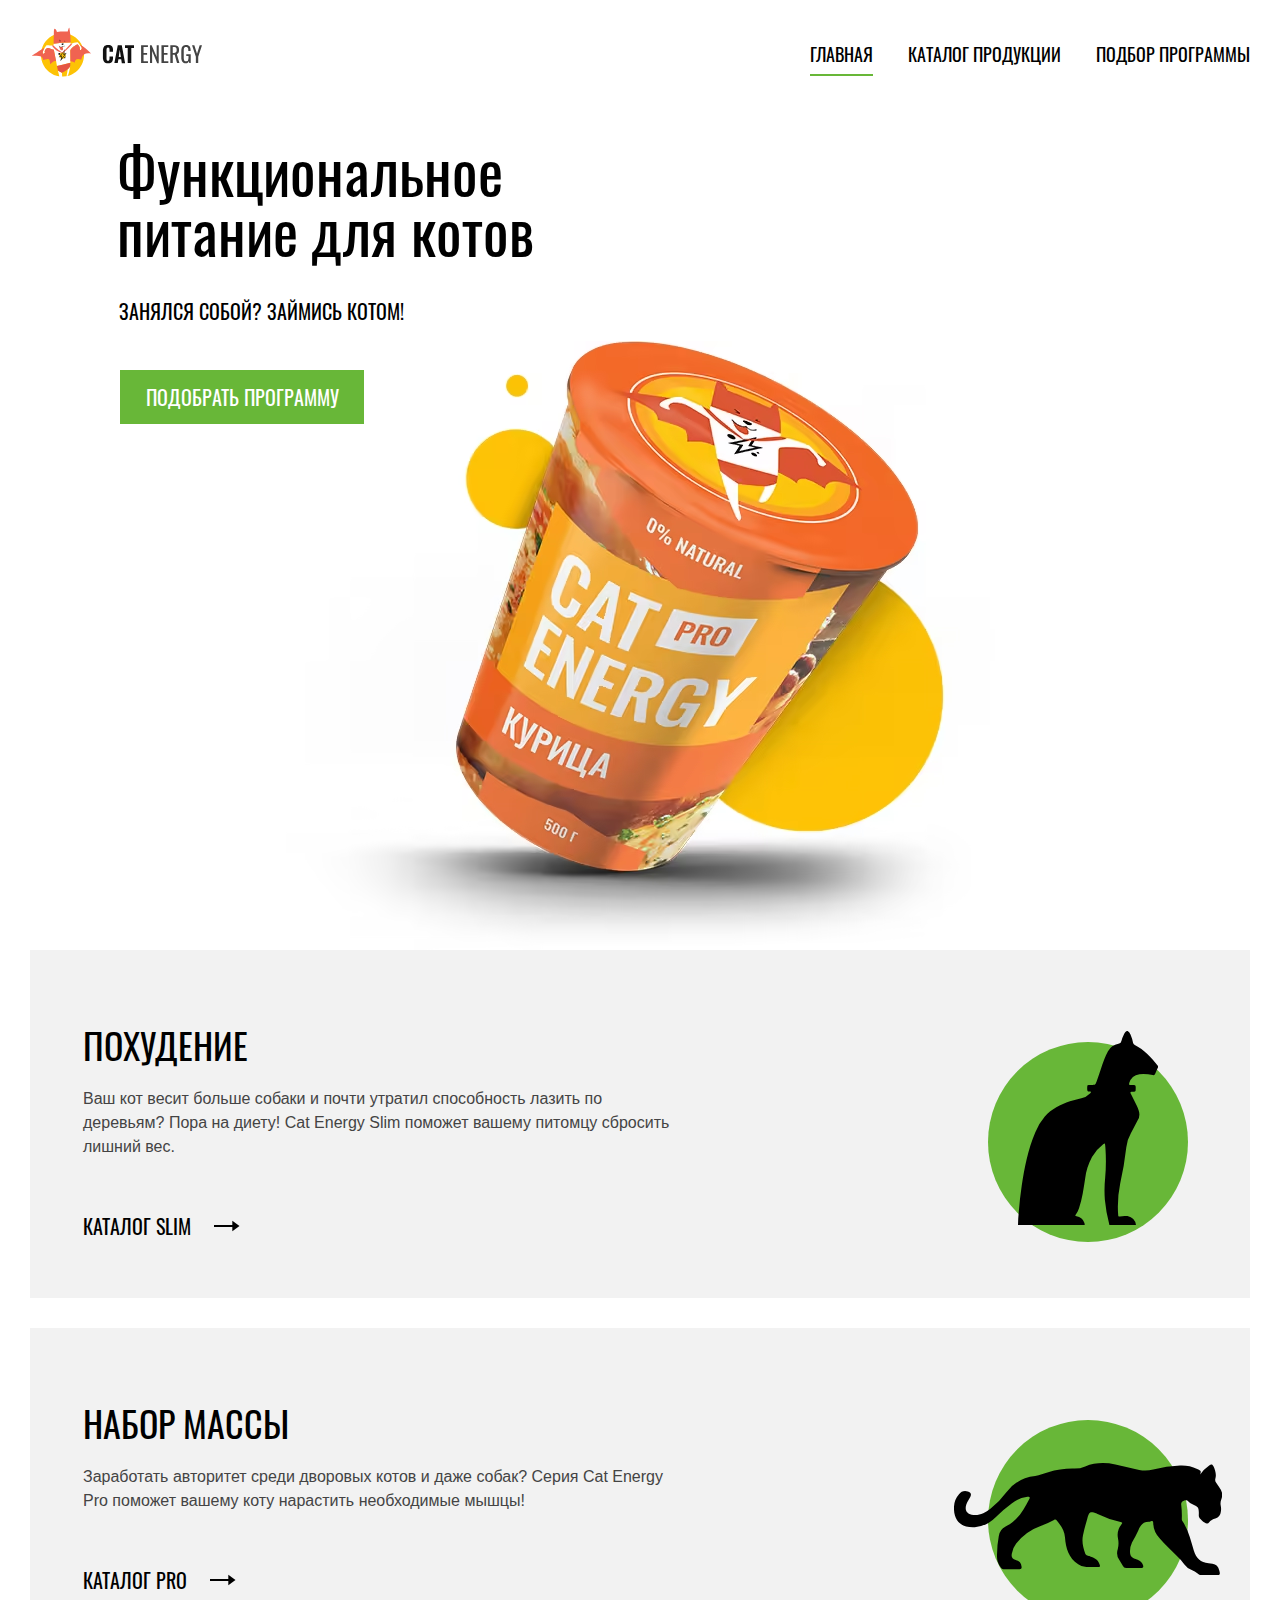
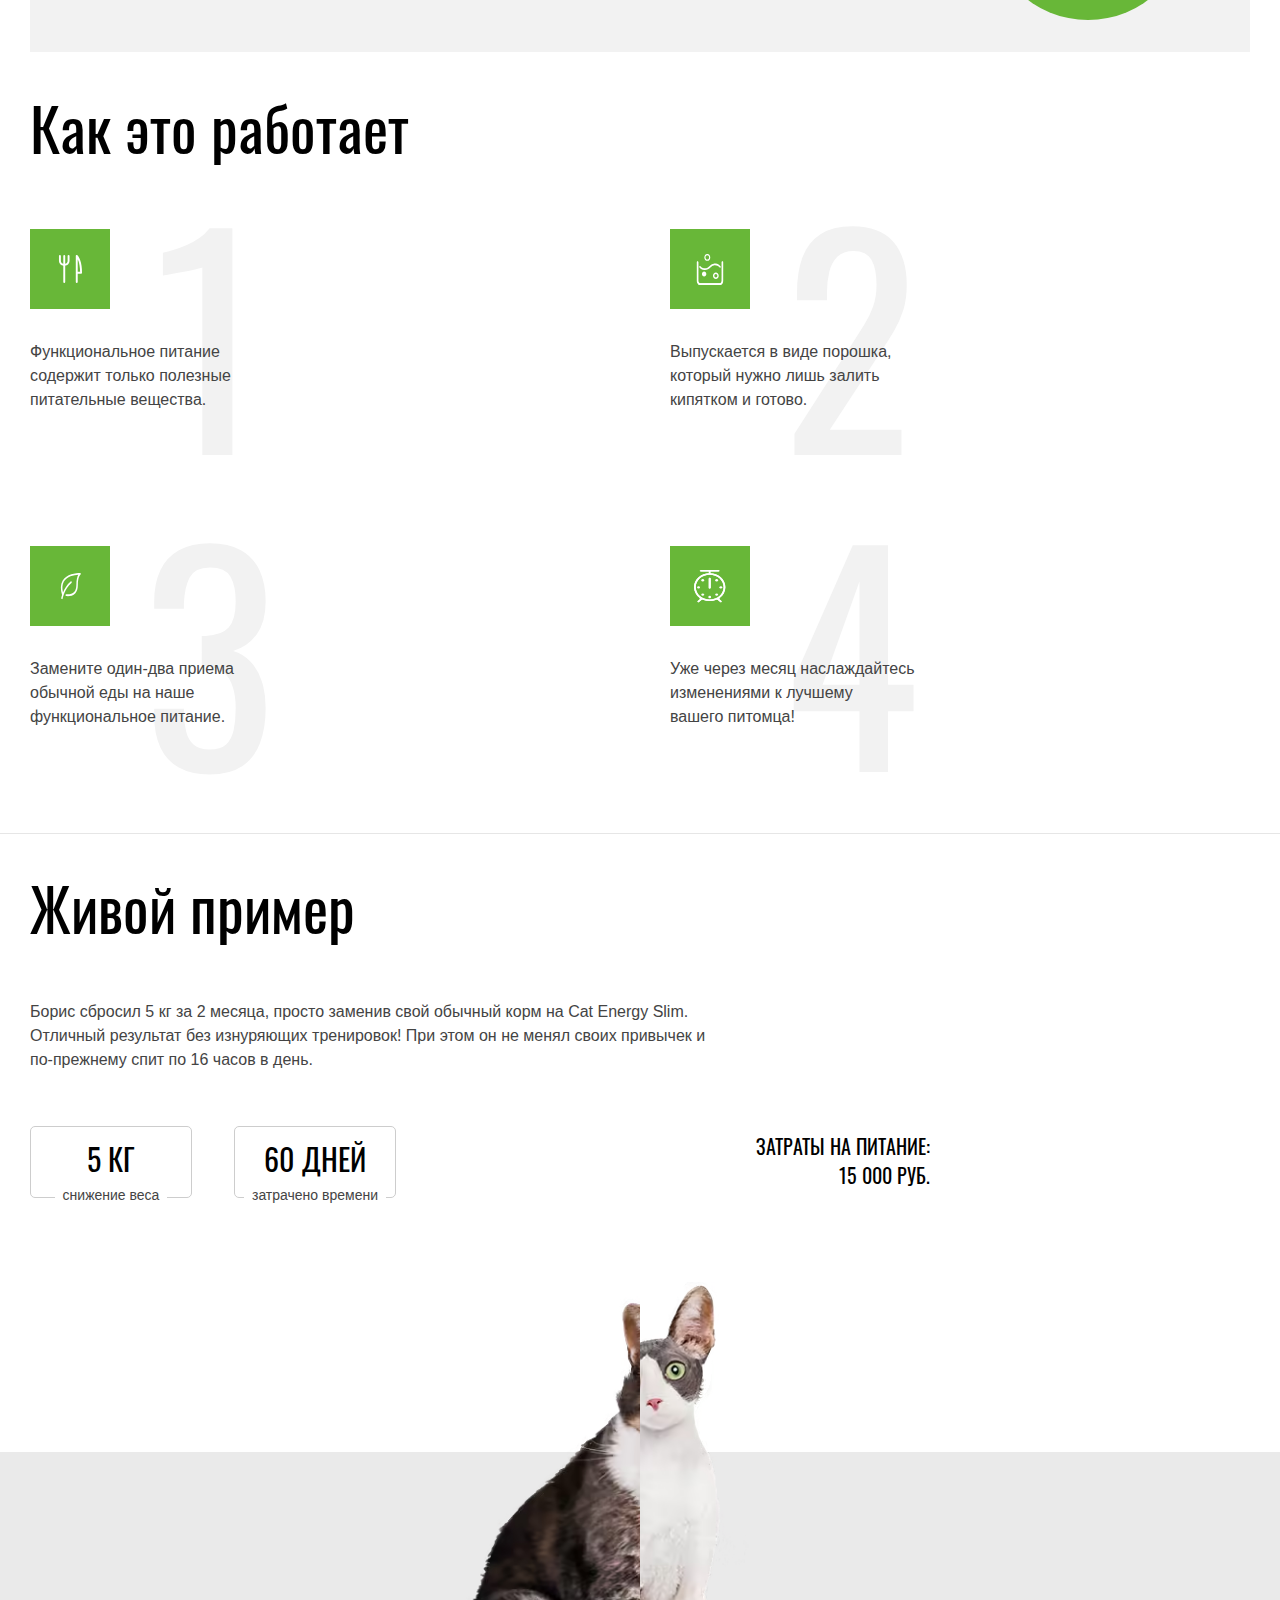
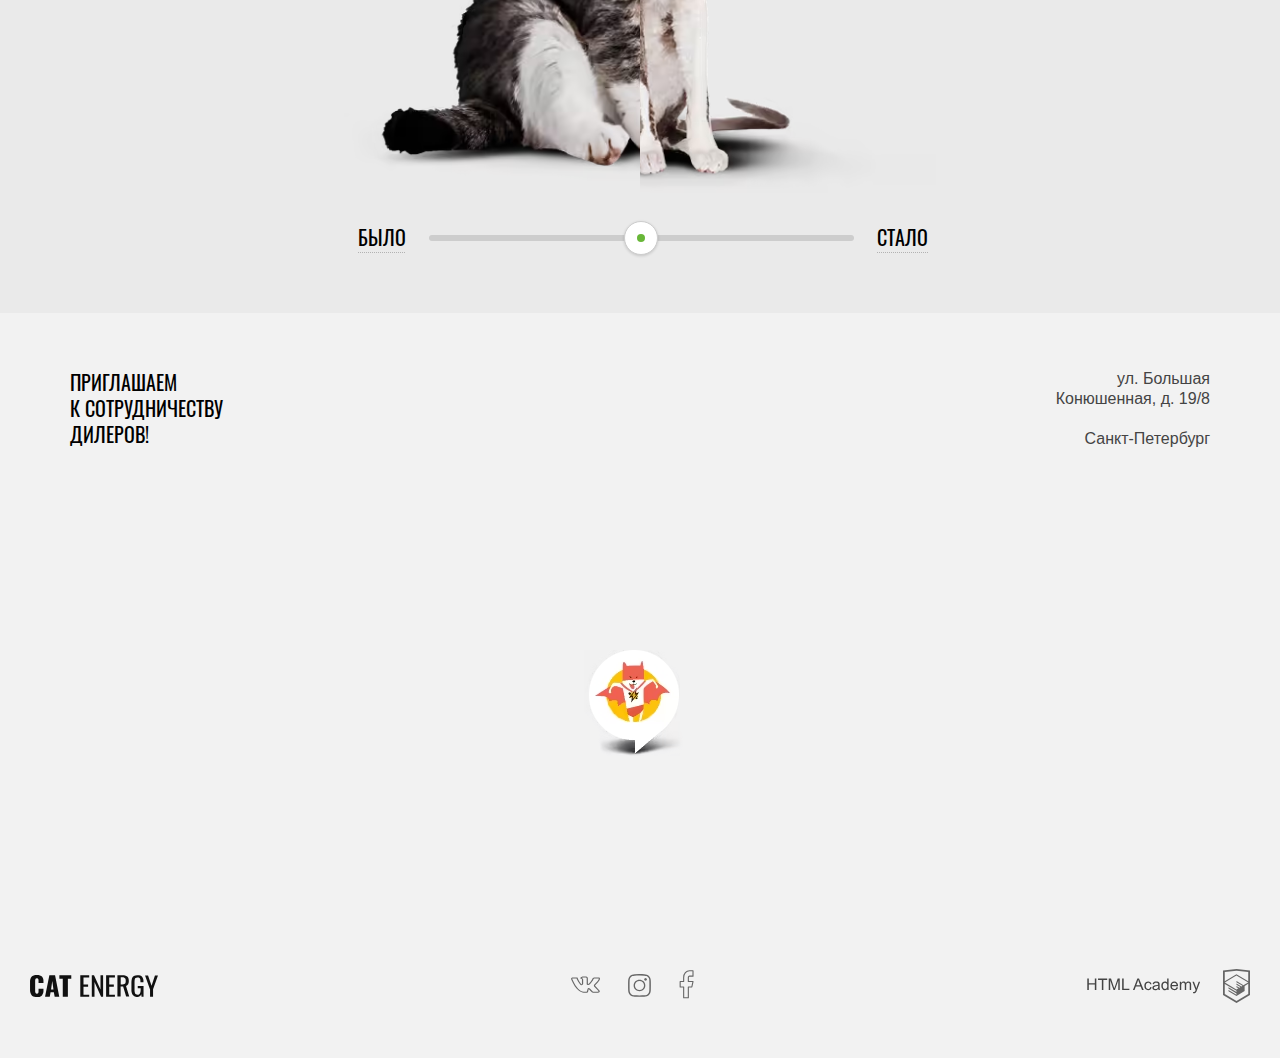
<file: index.html>
<!DOCTYPE html><html class="page" lang="ru"><head><meta charset="utf-8"><meta name="viewport" content="width=device-width,initial-scale=1"><title>Cat Energy - здоровый корм для кошек</title><link rel="icon" href="favicon.ico" type="image/x-icon"><link rel="icon" href="img/favicons/favicon.svg" type="image/svg+xml"><link rel="apple-touch-icon" href="img/favicons/apple180x180.png"><link rel="manifest" href="./manifest.webmanifest"><link rel="preload" href="./fonts/oswaldregular.woff2" type="font/woff2" as="font" crossorigin="anonymous"><link rel="stylesheet" href="./css/style.min.css"></head><body class="page__body"><header class="page-header site-container"><a class="page-header__logo-pic-link" id="logo" tabindex="0"><picture><source media="(min-width: 1440px)" srcset="./img/logo/logo-desktop.svg"><source media="(min-width: 768px)" srcset="./img/logo/logo-tablet.svg"><img class="page-header__logo-pic" src="./img/logo/logo-pic-mobile.svg" width="34" height="38" alt="Логотип магазина Cat Energy."></picture></a><a class="page-header__logo-name-link" tabindex="0"><img class="page-header__logo-name" src="./img/logo/logo-text-mobile.svg" width="101" height="18" alt=""></a><nav class="page-header__navigation page-header__navigation--nojs"><!-- навешиваю на button по клику класс menu-toggle__menu-openned --> <button class="page-header__menu-toggle menu-toggle" type="button"><svg class="menu-toggle__svg" aria-hidden="true" focusable="false"><use href="./img/sprite.svg#burger-menu"></use></svg> <span class="visually-hidden">Открыть меню сайта.</span></button><!-- навешиваю на ul по клику класс page-header__menu-list--opened --><ul class="page-header__menu-list menu-list"><li class="menu-list__item"><a class="menu-list__link menu-list__link--index title--style link menu-list__link--current" href="index.html">Главная</a></li><li class="menu-list__item"><a class="menu-list__link menu-list__link--index title--style link" href="catalog.html">Каталог продукции</a></li><li class="menu-list__item"><a class="menu-list__link menu-list__link--index title--style link" href="form.html">Подбор программы</a></li></ul></nav></header><main class="page__main"><section class="first-screen"><div class="first-screen__wrapper site-container"><h1 class="first-screen__title title--light">Функциональное<br>питание&nbsp;для&nbsp;котов</h1><p class="first-screen__description title--style">Занялся собой? Займись котом!</p><div class="first-screen__image-wrapper"><picture><source media="(min-width: 1440px)" srcset="./img/index/index-can-desktop.avif, ./img/index/index-can-desktop@2x.avif 2x" type="image/avif"><source media="(min-width: 1440px)" srcset="./img/index/index-can-desktop.webp, ./img/index/index-can-desktop@2x.webp 2x" type="image/webp"><source media="(min-width: 1440px)" srcset="./img/index/index-can-desktop.png, ./img/index/index-can-desktop@2x.png 2x"><source media="(min-width: 768px)" srcset="./img/index/index-can-tablet.avif, ./img/index/index-can-tablet@2x.avif 2x" type="image/avif"><source media="(min-width: 768px)" srcset="./img/index/index-can-tablet.webp, ./img/index/index-can-tablet@2x.webp 2x" type="image/webp"><source media="(min-width: 768px)" srcset="./img/index/index-can-tablet.png, ./img/index/index-can-tablet@2x.png 2x"><source srcset="./img/index/index-can-mobile.avif, ./img/index/index-can-mobile@2x.avif 2x" type="image/avif"><source srcset="./img/index/index-can-mobile.webp, ./img/index/index-can-mobile@2x.webp 2x" type="image/webp"><img class="first-screen__image" width="280" height="270" src="./img/index/index-can-mobile.png" srcset="./img/index/index-can-mobile@2x.png 2x" alt="Банка корма Cat Energy PRO с курицей"></picture></div><a class="first-screen__button button" href="form.html">Подобрать программу</a></div></section><section class="goals site-container"><h2 class="visually-hidden">Для каких задач подходит корм Cat Energy</h2><article class="goals__goal-container goals__goal-container--loss"><h3 class="goals__title title--style">Похудение</h3><p class="goals__description">Ваш кот весит больше собаки и почти утратил способность лазить по деревьям? Пора на диету! Cat Energy Slim поможет вашему питомцу сбросить лишний вес.</p><a class="goals__button link--goals" href="catalog.html#slim-catalog-section">Каталог slim</a></article><article class="goals__goal-container goals__goal-container--gain"><h3 class="goals__title title--style">Набор массы</h3><p class="goals__description">Заработать авторитет среди дворовых котов и даже собак? Серия Cat Energy Pro поможет вашему коту нарастить необходимые мышцы!</p><a class="goals__button link--goals" href="catalog.html#pro-catalog-section">Каталог pro</a></article></section><section class="advantages site-container"><h2 class="advantages__title title">Как это работает</h2><ol class="advantages__list"><li class="advantages__item advantages__item--useful"><span class="advantages__number">1</span><p class="advantages__description">Функциональное питание содержит только полезные питательные вещества.</p></li><li class="advantages__item advantages__item--powder"><span class="advantages__number">2</span><p class="advantages__description">Выпускается в виде порошка, который нужно лишь залить кипятком и готово.</p></li><li class="advantages__item advantages__item--functional"><span class="advantages__number">3</span><p class="advantages__description">Замените один-два приема обычной еды на наше функциональное питание.</p></li><li class="advantages__item advantages__item--time"><span class="advantages__number">4</span><p class="advantages__description">Уже через месяц наслаждайтесь изменениями к лучшему вашего&nbsp;питомца!</p></li></ol></section><section class="example"><div class="example__wrapper site-container"><div class="example__text-content"><h2 class="example__title title">Живой пример</h2><p class="exaple__description">Борис сбросил 5 кг за 2 месяца, просто заменив свой обычный корм на Cat Energy Slim. Отличный результат без&nbsp;изнуряющих тренировок! При этом он не менял своих привычек и по-прежнему спит по 16 часов в день.</p><ul class="example__list"><li class="example__item detail"><h3 class="datail__title title--style">5 кг</h3><p class="detail__description">Снижение веса</p></li><li class="example__item detail"><h3 class="datail__title title--style">60 дней</h3><p class="detail__description">Затрачено времени</p></li></ul><div class="example__subtitle title--style"><p class="example__subtitle-1">Затраты на питание:</p><p class="example__subtitle-2">15 000 руб.</p></div></div><div class="example__visual-content"><div class="example__image-wrapper"><div class="example__cat--before example__cat--active"><picture><source media="(min-width: 768px)" srcset="./img/index/cat-before-tablet.avif, ./img/index/cat-before-tablet@2x.avif 2x" type="image/avif"><source media="(min-width: 768px)" srcset="./img/index/cat-before-tablet.webp, ./img/index/cat-before-tablet@2x.webp 2x" type="image/webp"><source media="(min-width: 768px)" srcset="./img/index/cat-before-tablet.png, ./img/index/cat-before-tablet@2x.png 2x"><source srcset="./img/index/cat-before-mobile.avif, ./img/index/cat-before-mobile@2x.avif 2x" type="image/avif"><source srcset="./img/index/cat-before-mobile.webp, ./img/index/cat-before-mobile@2x.webp 2x" type="image/webp"><img class="example__img example__img--before" width="280" height="232" src="./img/index/cat-before-mobile.png" srcset="./img/index/cat-before-mobile@2x.png 2x" alt="Толстый кот" loading="lazy"></picture></div><div class="example__cat--after"><picture><source media="(min-width: 768px)" srcset="./img/index/cat-after-tablet.avif, ./img/index/cat-after-tablet@2x.avif 2x" type="image/avif"><source media="(min-width: 768px)" srcset="./img/index/cat-after-tablet.webp, ./img/index/cat-after-tablet@2x.webp 2x" type="image/webp"><source media="(min-width: 768px)" srcset="./img/index/cat-after-tablet.png, ./img/index/cat-after-tablet@2x.png 2x"><source srcset="./img/index/cat-after-mobile.avif, ./img/index/cat-after-mobile@2x.avif 2x" type="image/avif"><source srcset="./img/index/cat-after-mobile.webp, ./img/index/cat-after-mobile@2x.webp 2x" type="image/webp"><img class="example__img example__img--after" width="243" height="232" src="./img/index/cat-after-mobile.png" srcset="./img/index/cat-after-mobile@2x.png 2x" alt="Стройный кот" loading="lazy"></picture></div></div><div class="example__progress-wrapper progress-bar"><button class="progress-bar__button progress-bar__button--before link--progress-bar" type="button" disabled="disabled">Было</button><div class="progress-bar__bar-wrapper"><label class="progress-bar__input-label" for="progress-bar-range"><div class="progress-bar__pin" tabindex="0" role="button"></div><input class="progress-bar__input" id="progress-bar-range" type="range" min="0" max="100" value="50" step="1" tabindex="-1"></label></div><button class="progress-bar__button progress-bar__button--after link--progress-bar" type="button" disabled="disabled">Стало</button></div></div></div></section></main><footer class="page-footer"><section class="page-footer__contacts contacts contacts--catalog"><div class="contacts__section-container"><div class="contacts__text-wrapper contacts__text-wrapper--catalog"><h2 class="visually-hidden">Контакты:</h2><h3 class="contacts__title title--style">Приглашаем<br>к сотрудничеству<br>дилеров!</h3><address class="contacts__address"><p class="contacts__street">ул. Большая<br>Конюшенная,&nbsp;д.&nbsp;19/8</p><p class="contacts__city">Санкт-Петербург</p></address></div></div><div class="contacts__map-container"><iframe class="contacts__map-iframe" src="https://www.google.com/maps/embed?pb=!1m18!1m12!1m3!1d17975.985628254683!2d37.53587954127293!3d55.723783385441266!2m3!1f0!2f0!3f0!3m2!1i1024!2i768!4f13.1!3m3!1m2!1s0x46b54b84fc580545%3A0xb1ebdf1862eabff8!2z0JvRg9C20L3QuNC60Lg!5e0!3m2!1sru!2sru!4v1659915083640!5m2!1sru!2sru" width="100%" height="362" loading="lazy" title="Адрес магазина Cat Energy"></iframe><picture><source srcset="./img/index/map-pin.avif, ./img/index/map-pin@2x.avif 2x" type="image/avif"><source srcset="./img/index/map-pin.webp, ./img/index/map-pin@2x.webp 2x" type="image/webp"><img class="contacts__map-pin" width="113" height="106" src="./img/index/map-pin.png" srcset="./img/index/map-pin@2x.png 2x" alt="Указатель расположения магазина Cat Energy на карте"></picture></div></section><div class="page-footer__columns site-container"><a class="page-footer__logo" href="#logo"><img class="page-footer__logo" src="./img/logo/logo-text-mobile.svg" width="128" height="24" alt="Логотип магазина Cat Energy"></a><div class="page-footer__socials socials"><ul class="socials__list"><li class="socials__item socials__item--vk"><a class="socials__link" href="#"><svg class="socials__svg socials__svg--vk" width="23" height="16" aria-hidden="true" focusable="false"><use href="./img/sprite.svg#vk"></use></svg> <span class="visually-hidden">Вконтакте</span></a></li><li class="socials__item socials__item--insta"><a class="socials__link" href="#"><svg class="socials__svg socials__svg--insta" width="16" height="16" aria-hidden="true" focusable="false"><use href="./img/sprite.svg#insta"></use></svg> <span class="visually-hidden">Инстаграм</span></a></li><li class="socials__item"><a class="socials__link" href="#"><svg class="socials__svg socials__svg--fb" width="22" height="22" aria-hidden="true" focusable="false"><use href="./img/sprite.svg#fb"></use></svg> <span class="visually-hidden">Фейсбук</span></a></li></ul></div><a class="page-footer__dev-link" href="#"><img class="page-footer__dev-name" src="./img/logo/htmlacademy-text.svg" width="114" height="18" alt="Логотип HTML Academy" aria-hidden="true" focusable="false"> <svg class="page-footer__dev-logo-svg" width="27" height="34" fill="#666" viewBox="0 0 27 34" xmlns="http://www.w3.org/2000/svg" aria-hidden="true" focusable="false"><path d="M13.64.02 13.5 0 0 1.4v24.61L13.5 34 27 26.01V1.41L13.64 0Zm11.6 25L13.5 31.96 1.77 25.02v-10.1l11.68 6.93.02 1.25-8.02-4.75v1.23l8.04 4.8.02 1.3-8.05-4.76v1.22l8.04 4.81 8.12-4.83V16.9l3.62-2.15v10.26Zm0-11.57L22 15.33l-1.48.88-7.06-4.19-.01 1.23 6.04 3.57-.06.03-.13.07-.86.5-4.98-2.95-.01 1.22 3.93 2.33-.93.61-.02.01-2.97-1.74-.01 1.23 1.94 1.13-1.98 1.19L1.8 13.58l11.63-6.96 11.8 6.83Zm0-1.22L13.43 5.3 1.77 12.22V2.99L13.5 1.76 25.23 3v9.24Z"/></svg> <span class="visually-hidden">Логотип HTML Academy</span></a></div></footer><script src="./js/app.js"></script><script src="./js/index.js"></script><script src="./js/progress-bar.js"></script></body></html>
</file>
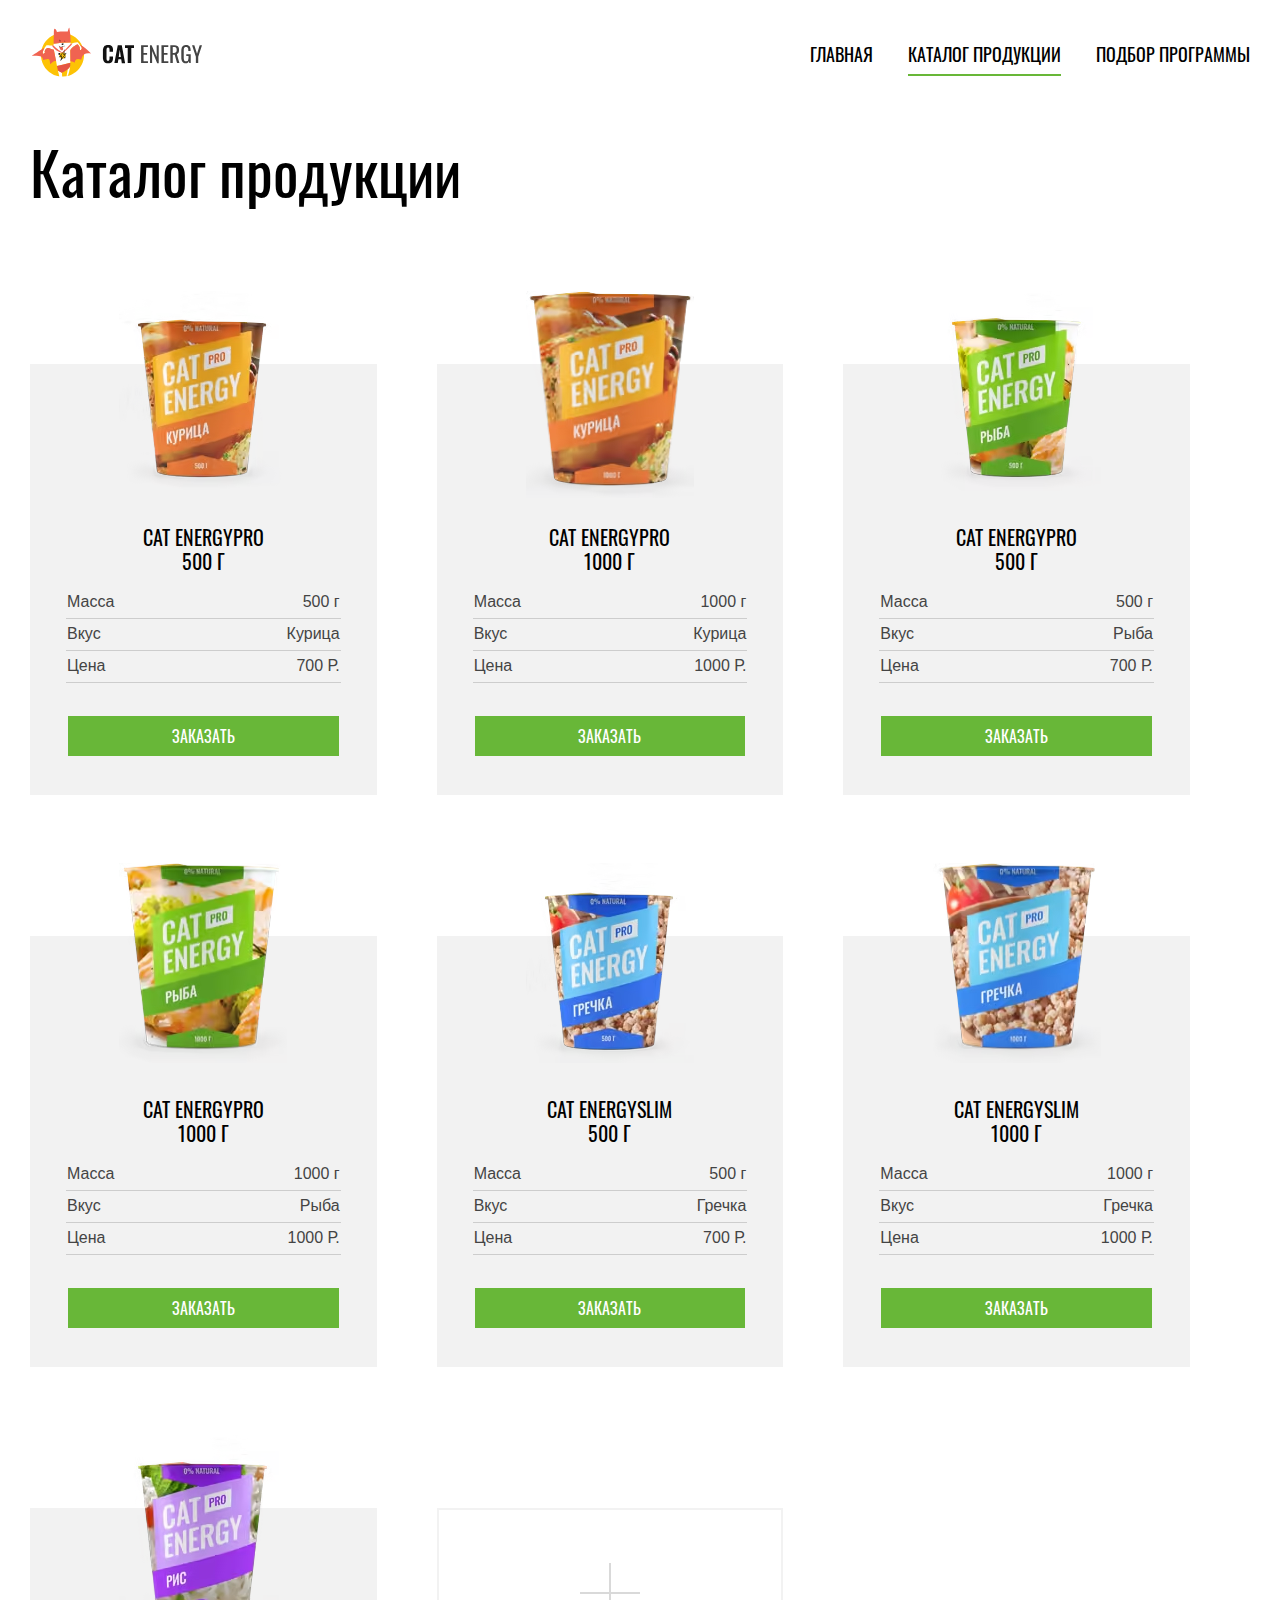
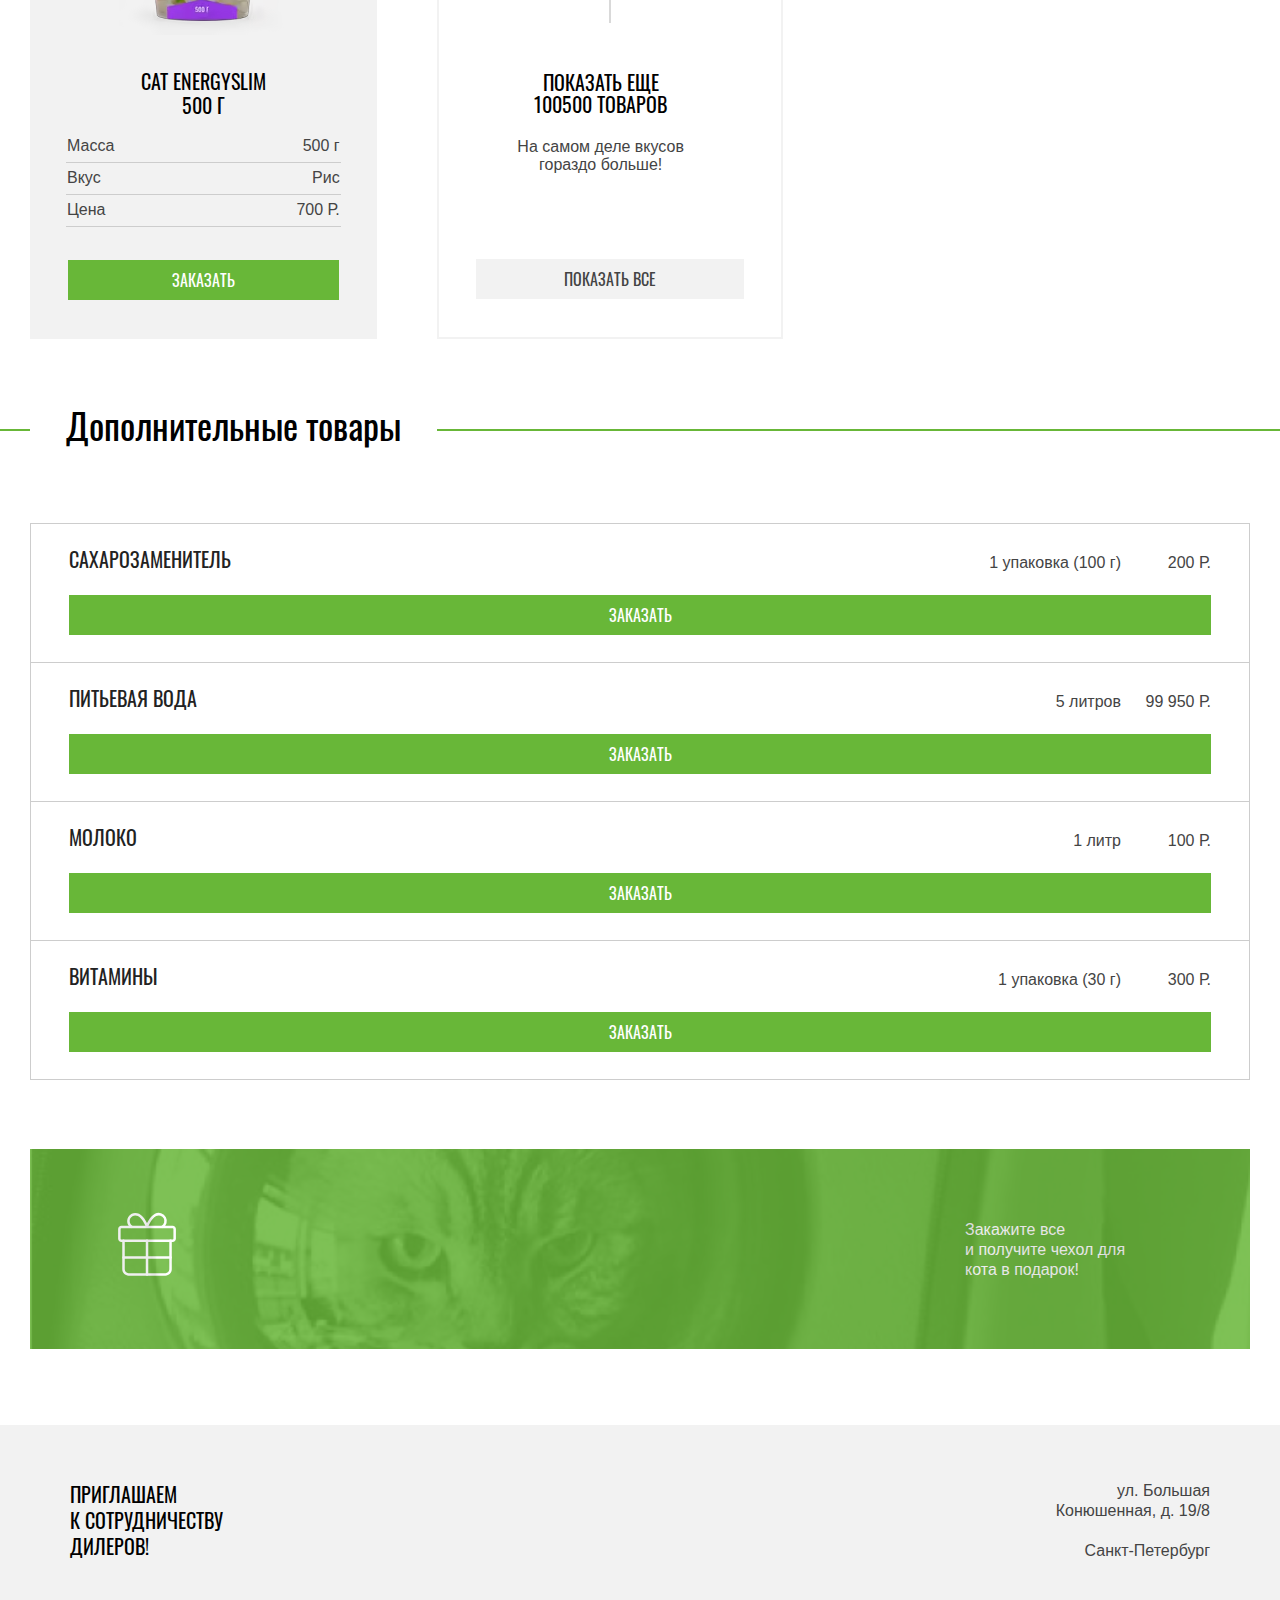
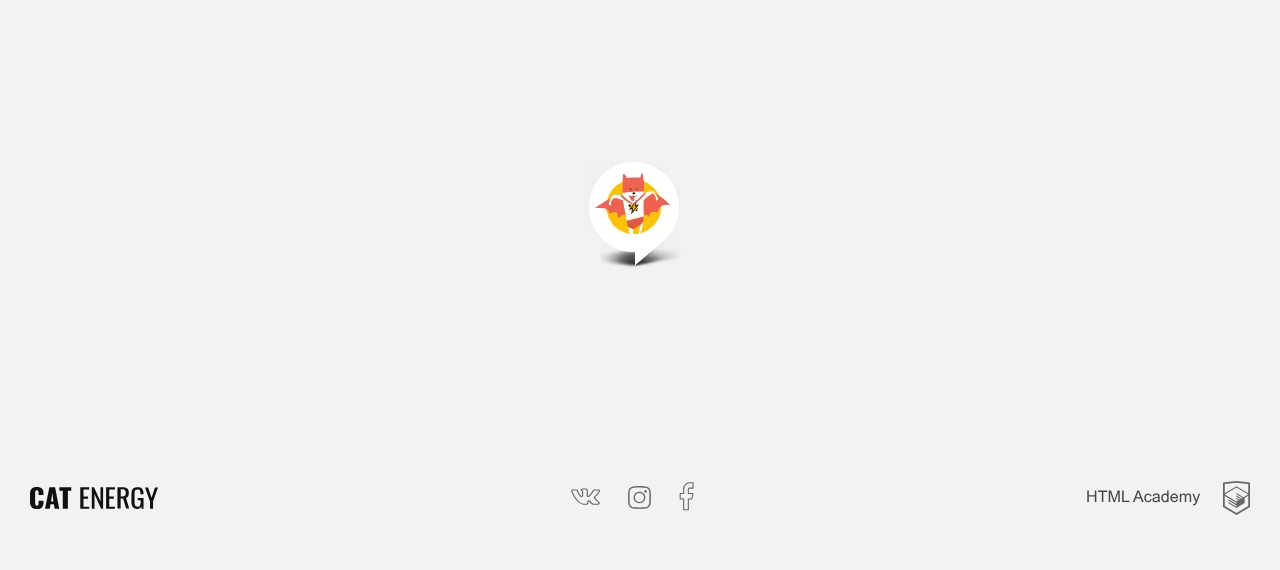
<file: catalog.html>
<!DOCTYPE html><html class="page" lang="ru"><head><meta charset="utf-8"><meta name="viewport" content="width=device-width,initial-scale=1"><title>Cat Energy - здоровый корм для кошек</title><link rel="icon" href="favicon.ico" type="image/x-icon"><link rel="icon" href="img/favicons/favicon.svg" type="image/svg+xml"><link rel="apple-touch-icon" href="img/favicons/apple180x180.png"><link rel="manifest" href="./manifest.webmanifest"><link rel="preload" href="./fonts/oswaldregular.woff2" type="font/woff2" as="font" crossorigin="anonymous"><link rel="stylesheet" href="./css/style.min.css"></head><body class="page__body"><header class="page-header site-container"><a class="page-header__logo-pic-link" href="index.html" id="logo" tabindex="0"><picture><source media="(min-width: 1440px)" srcset="./img/logo/logo-desktop.svg"><source media="(min-width: 768px)" srcset="./img/logo/logo-tablet.svg"><img class="page-header__logo-pic" src="./img/logo/logo-pic-mobile.svg" width="34" height="38" alt="Логотип магазина Cat Energy."></picture></a><a class="page-header__logo-name-link" tabindex="0"><img class="page-header__logo-name" src="./img/logo/logo-text-mobile.svg" width="101" height="18" alt=""></a><nav class="page-header__navigation page-header__navigation--nojs"><!-- навешиваю на button по клику класс menu-toggle__menu-openned --> <button class="page-header__menu-toggle menu-toggle" type="button"><svg class="menu-toggle__svg" aria-hidden="true" focusable="false"><use href="./img/sprite.svg#burger-menu"></use></svg> <span class="visually-hidden">Открыть меню сайта.</span></button><!-- навешиваю на ul по клику класс page-header__menu-list--opened --><ul class="page-header__menu-list menu-list"><li class="menu-list__item"><a class="menu-list__link title--style link" href="index.html">Главная</a></li><li class="menu-list__item"><a class="menu-list__link title--style link menu-list__link--current" href="catalog.html">Каталог продукции</a></li><li class="menu-list__item"><a class="menu-list__link title--style link" href="form.html">Подбор программы</a></li></ul></nav></header><main class="page__main"><section class="catalog"><h1 class="catalog__title title site-container">Каталог продукции</h1><ul class="catalog__list"><li class="product-card" id="pro-catalog-section"><a class="product-card__image-link" href="#"><picture><source media="(min-width: 1440px)" srcset="./img/catalog/desktop/chicken-500-desktop.avif, ./img/catalog/desktop/chicken-500-desktop@2x.avif 2x" type="image/avif"><source media="(min-width: 1440px)" srcset="./img/catalog/desktop/chicken-500-desktop.webp, ./img/catalog/desktop/chicken-500-desktop@2x.webp 2x" type="image/webp"><source media="(min-width: 1440px)" srcset="./img/catalog/desktop/chicken-500-desktop.png, ./img/catalog/desktop/chicken-500-desktop@2x.png 2x"><source media="(min-width: 768px)" srcset="./img/catalog/tablet/chicken-500-tablet.avif, ./img/catalog/tablet/chicken-500-tablet@2x.avif 2x" type="image/avif"><source media="(min-width: 768px)" srcset="./img/catalog/tablet/chicken-500-tablet.webp, ./img/catalog/tablet/chicken-500-tablet@2x.webp 2x" type="image/webp"><source media="(min-width: 768px)" srcset="./img/catalog/tablet/chicken-500-tablet.png, ./img/catalog/tablet/chicken-500-tablet@2x.png 2x"><source media="(max-width: 767px)" srcset="./img/catalog/mobile/chicken-500-mobile.avif, ./img/catalog/mobile/chicken-500-mobile@2x.avif 2x" type="image/avif"><source media="(max-width: 767px)" srcset="./img/catalog/mobile/chicken-500-mobile.webp, ./img/catalog/mobile/chicken-500-mobile@2x.webp 2x" type="image/webp"><img class="product-card__image" width="140" src="./img/catalog/mobile/chicken-500-mobile.png" srcset="./img/catalog/mobile/chicken-500-mobile@2x.png 2x" alt="Банка Cat Energy PRO 500г с курицей"></picture></a><a class="product-card__title-link" href="#"><h2 class="product-card__title title--style">Cat Energy<br>PRO<br>500 г</h2></a><table class="product-card__description"><tr class="product-card__table-row"><td class="product-card__table-value">Масса</td><td class="product-card__table-value">500 г</td></tr><tr class="product-card__table-row"><td class="product-card__table-value">Вкус</td><td class="product-card__table-value">Курица</td></tr><tr class="product-card__table-row"><td class="product-card__table-value">Цена</td><td class="product-card__table-value">700 Р.</td></tr></table><a class="product-card__button button" href="#">Заказать</a></li><li class="product-card"><a class="product-card__image-link" href="#"><picture><source media="(min-width: 1440px)" srcset="./img/catalog/desktop/chicken-1000-desktop.avif, ./img/catalog/desktop/chicken-1000-desktop@2x.avif 2x" type="image/avif"><source media="(min-width: 1440px)" srcset="./img/catalog/desktop/chicken-1000-desktop.webp, ./img/catalog/desktop/chicken-1000-desktop@2x.webp 2x" type="image/webp"><source media="(min-width: 1440px)" srcset="./img/catalog/desktop/chicken-1000-desktop.png, ./img/catalog/desktop/chicken-1000-desktop@2x.png 2x"><source media="(min-width: 768px)" srcset="./img/catalog/tablet/chicken-1000-tablet.avif, ./img/catalog/tablet/chicken-1000-tablet@2x.avif 2x" type="image/avif"><source media="(min-width: 768px)" srcset="./img/catalog/tablet/chicken-1000-tablet.webp, ./img/catalog/tablet/chicken-1000-tablet@2x.webp 2x" type="image/webp"><source media="(min-width: 768px)" srcset="./img/catalog/tablet/chicken-1000-tablet.png, ./img/catalog/tablet/chicken-1000-tablet@2x.png 2x"><source srcset="./img/catalog/mobile/chicken-1000-mobile.avif, ./img/catalog/mobile/chicken-1000-mobile@2x.avif 2x" type="image/avif"><source srcset="./img/catalog/mobile/chicken-1000-mobile.webp, ./img/catalog/mobile/chicken-1000-mobile@2x.webp 2x" type="image/webp"><img class="product-card__image" width="140" src="./img/catalog/mobile/chicken-1000-mobile.png" srcset="./img/catalog/mobile/chicken-1000-mobile@2x.png 2x" alt="Банка Cat Energy PRO 1000г с курицей"></picture></a><a class="product-card__title-link" href="#"><h2 class="product-card__title title--style">Cat Energy<br>PRO<br>1000 г</h2></a><table class="product-card__description"><tr class="product-card__table-row"><td class="product-card__table-value">Масса</td><td class="product-card__table-value">1000 г</td></tr><tr class="product-card__table-row"><td class="product-card__table-value">Вкус</td><td class="product-card__table-value">Курица</td></tr><tr class="product-card__table-row"><td class="product-card__table-value">Цена</td><td class="product-card__table-value">1000 Р.</td></tr></table><a class="product-card__button button" href="#">Заказать</a></li><li class="product-card"><a class="product-card__image-link" href="#"><picture><source media="(min-width: 1440px)" srcset="./img/catalog/desktop/fish-500-desktop.avif, ./img/catalog/desktop/fish-500-desktop@2x.avif 2x" type="image/avif"><source media="(min-width: 1440px)" srcset="./img/catalog/desktop/fish-500-desktop.webp, ./img/catalog/desktop/fish-500-desktop@2x.webp 2x" type="image/webp"><source media="(min-width: 1440px)" srcset="./img/catalog/desktop/fish-500-desktop.png, ./img/catalog/desktop/fish-500-desktop@2x.png 2x"><source media="(min-width: 768px)" srcset="./img/catalog/tablet/fish-500-tablet.avif, ./img/catalog/tablet/fish-500-tablet@2x.avif 2x" type="image/avif"><source media="(min-width: 768px)" srcset="./img/catalog/tablet/fish-500-tablet.webp, ./img/catalog/tablet/fish-500-tablet@2x.webp 2x" type="image/webp"><source media="(min-width: 768px)" srcset="./img/catalog/tablet/fish-500-tablet.png, ./img/catalog/tablet/fish-500-tablet@2x.png 2x"><source srcset="./img/catalog/mobile/fish-500-mobile.avif, ./img/catalog/mobile/fish-500-mobile@2x.avif 2x" type="image/avif"><source srcset="./img/catalog/mobile/fish-500-mobile.webp, ./img/catalog/mobile/fish-500-mobile@2x.webp 2x" type="image/webp"><img class="product-card__image" width="140" src="./img/catalog/mobile/fish-500-mobile.png" srcset="./img/catalog/mobile/fish-500-mobile@2x.png 2x" alt="Банка Cat Energy PRO 500г с рыбой"></picture></a><a class="product-card__title-link" href="#"><h2 class="product-card__title title--style">Cat Energy<br>PRO<br>500 г</h2></a><table class="product-card__description"><tr class="product-card__table-row"><td class="product-card__table-value">Масса</td><td class="product-card__table-value">500 г</td></tr><tr class="product-card__table-row"><td class="product-card__table-value">Вкус</td><td class="product-card__table-value">Рыба</td></tr><tr class="product-card__table-row"><td class="product-card__table-value">Цена</td><td class="product-card__table-value">700 Р.</td></tr></table><a class="product-card__button button" href="#">Заказать</a></li><li class="product-card"><a class="product-card__image-link" href="#"><picture><source media="(min-width: 1440px)" srcset="./img/catalog/desktop/fish-1000-desktop.avif, ./img/catalog/desktop/fish-1000-desktop@2x.avif 2x" type="image/avif"><source media="(min-width: 1440px)" srcset="./img/catalog/desktop/fish-1000-desktop.webp, ./img/catalog/desktop/fish-1000-desktop@2x.webp 2x" type="image/webp"><source media="(min-width: 1440px)" srcset="./img/catalog/desktop/fish-1000-desktop.png, ./img/catalog/desktop/fish-1000-desktop@2x.png 2x"><source media="(min-width: 768px)" srcset="./img/catalog/tablet/fish-1000-tablet.avif, ./img/catalog/tablet/fish-1000-tablet@2x.avif 2x" type="image/avif"><source media="(min-width: 768px)" srcset="./img/catalog/tablet/fish-1000-tablet.webp, ./img/catalog/tablet/fish-1000-tablet@2x.webp 2x" type="image/webp"><source media="(min-width: 768px)" srcset="./img/catalog/tablet/fish-1000-tablet.png, ./img/catalog/tablet/fish-1000-tablet@2x.png 2x"><source srcset="./img/catalog/mobile/fish-1000-mobile.avif, ./img/catalog/mobile/fish-1000-mobile@2x.avif 2x" type="image/avif"><source srcset="./img/catalog/mobile/fish-1000-mobile.webp, ./img/catalog/mobile/fish-1000-mobile@2x.webp 2x" type="image/webp"><img class="product-card__image" width="140" src="./img/catalog/mobile/fish-1000-mobile.png" srcset="./img/catalog/mobile/fish-1000-mobile@2x.png 2x" alt="Банка Cat Energy PRO 500г с рыбой"></picture></a><a class="product-card__title-link" href="#"><h2 class="product-card__title title--style">Cat Energy<br>PRO<br>1000 г</h2></a><table class="product-card__description"><tr class="product-card__table-row"><td class="product-card__table-value">Масса</td><td class="product-card__table-value">1000 г</td></tr><tr class="product-card__table-row"><td class="product-card__table-value">Вкус</td><td class="product-card__table-value">Рыба</td></tr><tr class="product-card__table-row"><td class="product-card__table-value">Цена</td><td class="product-card__table-value">1000 Р.</td></tr></table><a class="product-card__button button" href="#">Заказать</a></li><li class="product-card" id="slim-catalog-section"><a class="product-card__image-link" href="#"><picture><source media="(min-width: 1440px)" srcset="./img/catalog/desktop/buckwheat-500-desktop.avif, ./img/catalog/desktop/buckwheat-500-desktop@2x.avif 2x" type="image/avif"><source media="(min-width: 1440px)" srcset="./img/catalog/desktop/buckwheat-500-desktop.webp, ./img/catalog/desktop/buckwheat-500-desktop@2x.webp 2x" type="image/webp"><source media="(min-width: 1440px)" srcset="./img/catalog/desktop/buckwheat-500-desktop.png, ./img/catalog/desktop/buckwheat-500-desktop@2x.png 2x"><source media="(min-width: 768px)" srcset="./img/catalog/tablet/buckwheat-500-tablet.avif, ./img/catalog/tablet/buckwheat-500-tablet@2x.avif 2x" type="image/avif"><source media="(min-width: 768px)" srcset="./img/catalog/tablet/buckwheat-500-tablet.webp, ./img/catalog/tablet/buckwheat-500-tablet@2x.webp 2x" type="image/webp"><source media="(min-width: 768px)" srcset="./img/catalog/tablet/buckwheat-500-tablet.png, ./img/catalog/tablet/buckwheat-500-tablet@2x.png 2x"><source srcset="./img/catalog/mobile/buckwheat-500-mobile.avif, ./img/catalog/mobile/buckwheat-500-mobile@2x.avif 2x" type="image/avif"><source srcset="./img/catalog/mobile/buckwheat-500-mobile.webp, ./img/catalog/mobile/buckwheat-500-mobile@2x.webp 2x" type="image/webp"><img class="product-card__image" width="140" src="./img/catalog/mobile/buckwheat-500-mobile.png" srcset="./img/catalog/mobile/buckwheat-500-mobile@2x.png 2x" loading="lazy" alt="Банка Cat Energy SLIM 500г с гречкой"></picture></a><a class="product-card__title-link" href="#"><h2 class="product-card__title title--style">Cat Energy<br>SLIM<br>500 г</h2></a><table class="product-card__description"><tr class="product-card__table-row"><td class="product-card__table-value">Масса</td><td class="product-card__table-value">500 г</td></tr><tr class="product-card__table-row"><td class="product-card__table-value">Вкус</td><td class="product-card__table-value">Гречка</td></tr><tr class="product-card__table-row"><td class="product-card__table-value">Цена</td><td class="product-card__table-value">700 Р.</td></tr></table><a class="product-card__button button" href="#">Заказать</a></li><li class="product-card"><a class="product-card__image-link" href="#"><picture><source media="(min-width: 1440px)" srcset="./img/catalog/desktop/buckwheat-1000-desktop.avif, ./img/catalog/desktop/buckwheat-1000-desktop@2x.avif 2x" type="image/avif"><source media="(min-width: 1440px)" srcset="./img/catalog/desktop/buckwheat-1000-desktop.webp, ./img/catalog/desktop/buckwheat-1000-desktop@2x.webp 2x" type="image/webp"><source media="(min-width: 1440px)" srcset="./img/catalog/desktop/buckwheat-1000-desktop.png, ./img/catalog/desktop/buckwheat-1000-desktop@2x.png 2x"><source media="(min-width: 768px)" srcset="./img/catalog/tablet/buckwheat-1000-tablet.avif, ./img/catalog/tablet/buckwheat-1000-tablet@2x.avif 2x" type="image/avif"><source media="(min-width: 768px)" srcset="./img/catalog/tablet/buckwheat-1000-tablet.webp, ./img/catalog/tablet/buckwheat-1000-tablet@2x.webp 2x" type="image/webp"><source media="(min-width: 768px)" srcset="./img/catalog/tablet/buckwheat-1000-tablet.png, ./img/catalog/tablet/buckwheat-1000-tablet@2x.png 2x"><source srcset="./img/catalog/mobile/buckwheat-1000-mobile.avif, ./img/catalog/mobile/buckwheat-1000-mobile@2x.avif 2x" type="image/avif"><source srcset="./img/catalog/mobile/buckwheat-1000-mobile	.webp, ./img/catalog/mobile/buckwheat-1000-mobile@2x.webp 2x" type="image/webp"><img class="product-card__image" width="140" src="./img/catalog/mobile/buckwheat-1000-mobile.png" srcset="./img/catalog/mobile/buckwheat-1000-mobile@2x.png 2x" loading="lazy" alt="Банка Cat Energy SLIM 500г с гречкой"></picture></a><a class="product-card__title-link" href="#"><h2 class="product-card__title title--style">Cat Energy<br>SLIM<br>1000 г</h2></a><table class="product-card__description"><tr class="product-card__table-row"><td class="product-card__table-value">Масса</td><td class="product-card__table-value">1000 г</td></tr><tr class="product-card__table-row"><td class="product-card__table-value">Вкус</td><td class="product-card__table-value">Гречка</td></tr><tr class="product-card__table-row"><td class="product-card__table-value">Цена</td><td class="product-card__table-value">1000 Р.</td></tr></table><a class="product-card__button button" href="#">Заказать</a></li><li class="product-card"><a class="product-card__image-link" href="#"><picture><source media="(min-width: 1440px)" srcset="./img/catalog/desktop/rice-500-desktop.avif, ./img/catalog/desktop/rice-500-desktop@2x.avif 2x" type="image/avif"><source media="(min-width: 1440px)" srcset="./img/catalog/desktop/rice-500-desktop.webp, ./img/catalog/desktop/rice-500-desktop@2x.webp 2x" type="image/webp"><source media="(min-width: 1440px)" srcset="./img/catalog/desktop/rice-500-desktop.png, ./img/catalog/desktop/rice-500-desktop@2x.png 2x"><source media="(min-width: 768px)" srcset="./img/catalog/tablet/rice-500-tablet.avif, ./img/catalog/tablet/rice-500-tablet@2x.avif 2x" type="image/avif"><source media="(min-width: 768px)" srcset="./img/catalog/tablet/rice-500-tablet.webp, ./img/catalog/tablet/rice-500-tablet@2x.webp 2x" type="image/webp"><source media="(min-width: 768px)" srcset="./img/catalog/tablet/rice-500-tablet.png, ./img/catalog/tablet/rice-500-tablet@2x.png 2x"><source srcset="./img/catalog/mobile/rice-500-mobile.avif, ./img/catalog/mobile/rice-500-mobile@2x.avif 2x" type="image/avif"><source srcset="./img/catalog/mobile/rice-500-mobile.webp, ./img/catalog/mobile/rice-500-mobile@2x.webp 2x" type="image/webp"><img class="product-card__image" width="140" src="./img/catalog/mobile/rice-500-mobile.png" srcset="./img/catalog/mobile/rice-500-mobile@2x.png 2x" loading="lazy" alt="Банка Cat Energy SLIM 500г с рисом"></picture></a><a class="product-card__title-link" href="#"><h2 class="product-card__title title--style">Cat Energy<br>SLIM<br>500 г</h2></a><table class="product-card__description"><tr class="product-card__table-row"><td class="product-card__table-value">Масса</td><td class="product-card__table-value">500 г</td></tr><tr class="product-card__table-row"><td class="product-card__table-value">Вкус</td><td class="product-card__table-value">Рис</td></tr><tr class="product-card__table-row"><td class="product-card__table-value">Цена</td><td class="product-card__table-value">700 Р.</td></tr></table><a class="product-card__button button" href="#">Заказать</a></li><li class="catalog__show-more show-more-card"><h3 class="show-more-card__title title--style">Показать еще<br>100500 товаров</h3><p class="show-more-card__description">На самом деле вкусов<br>гораздо больше!</p><a class="show-more-card__button button--minor" href="#">Показать все</a></li></ul></section><section class="upsale"><div class="upsale__wrapper site-container"><h2 class="upsale__title title"><span>Дополнительные товары</span></h2><div class="upsale__texts-wrapper"><ul class="upsale__list"><li class="upsale__item upsale-item"><h3 class="upsale-item__title title--style">Сахарозаменитель</h3><p class="upsale-item__description">1 упаковка (100 г)</p><p class="upsale-item__description upsale-item__description--price">200 Р.</p><a class="upsale-item__button button" href="#">Заказать</a></li><li class="upsale__item upsale-item"><h3 class="upsale-item__title title--style">Питьевая вода</h3><p class="upsale-item__description">5 литров</p><p class="upsale-item__description upsale-item__description--price">99 950 Р.</p><a class="upsale-item__button button" href="#">Заказать</a></li><li class="upsale__item upsale-item"><h3 class="upsale-item__title title--style">Молоко</h3><p class="upsale-item__description">1 литр</p><p class="upsale-item__description upsale-item__description--price">100 Р.</p><a class="upsale-item__button button" href="#">Заказать</a></li><li class="upsale__item upsale-item"><h3 class="upsale-item__title title--style">Витамины</h3><p class="upsale-item__description">1 упаковка (30 г)</p><p class="upsale-item__description upsale-item__description--price">300 Р.</p><a class="upsale-item__button button" href="#">Заказать</a></li></ul><article class="upsale__special special"><h2 class="visually-hidden">Специальное предложение</h2><div class="special__cover"><p class="special__description">Закажите все и&nbsp;получите чехол для кота в подарок!</p></div></article></div></div></section></main><footer class="page-footer"><section class="page-footer__contacts contacts contacts--catalog"><div class="contacts__section-container"><div class="contacts__text-wrapper contacts__text-wrapper--catalog"><h2 class="visually-hidden">Контакты:</h2><h3 class="contacts__title title--style">Приглашаем<br>к сотрудничеству<br>дилеров!</h3><address class="contacts__address"><p class="contacts__street">ул. Большая<br>Конюшенная,&nbsp;д.&nbsp;19/8</p><p class="contacts__city">Санкт-Петербург</p></address></div></div><div class="contacts__map-container"><iframe class="contacts__map-iframe" src="https://www.google.com/maps/embed?pb=!1m18!1m12!1m3!1d2246.350546885131!2d37.795303026953135!3d55.735037999999996!2m3!1f0!2f0!3f0!3m2!1i1024!2i768!4f13.1!3m3!1m2!1s0x414aca814c8cc971%3A0x3547674f6c569662!2sPark%20Kuskovo!5e0!3m2!1sen!2sru!4v1657730207034!5m2!1sen!2sru" width="100%" height="362" allowfullscreen loading="lazy" title="Адрес магазина Cat Energy"></iframe><picture><source srcset="./img/index/map-pin.avif, ./img/index/map-pin@2x.avif 2x" type="image/avif"><source srcset="./img/index/map-pin.webp, ./img/index/map-pin@2x.webp 2x" type="image/webp"><img class="contacts__map-pin" width="113" height="106" src="./img/index/map-pin.png" srcset="./img/index/map-pin@2x.png 2x" alt="Указатель расположения магазина Cat Energy на карте"></picture></div></section><div class="page-footer__columns site-container"><a class="page-footer__logo" href="#logo"><img class="page-footer__logo" src="./img/logo/logo-text-mobile.svg" width="128" height="24" alt="Логотип магазина Cat Energy"></a><div class="page-footer__socials socials"><ul class="socials__list"><li class="socials__item socials__item--vk"><a class="socials__link" href="#"><svg class="socials__svg socials__svg--vk" width="23" height="16" aria-hidden="true" focusable="false"><use href="./img/sprite.svg#vk" viewBox="0 0 23 16"></use></svg> <span class="visually-hidden">Вконтакте</span></a></li><li class="socials__item socials__item--insta"><a class="socials__link" href="#"><svg class="socials__svg socials__svg--insta" width="16" height="16" aria-hidden="true" focusable="false"><use href="./img/sprite.svg#insta" viewBox="0 0 16 16"></use></svg> <span class="visually-hidden">Инстаграм</span></a></li><li class="socials__item"><a class="socials__link" href="#"><svg class="socials__svg socials__svg--fb" width="22" height="22" aria-hidden="true" focusable="false"><use href="./img/sprite.svg#fb" viewBox="0 0 28 33" fill="none" stroke="currentColor" stroke-width="1.1" stroke-linecap="round" stroke-linejoin="round"></use></svg> <span class="visually-hidden">Фейсбук</span></a></li></ul></div><a class="page-footer__dev-link" href="#"><img class="page-footer__dev-name" src="./img/logo/htmlacademy-text.svg" width="114" height="18" alt="Логотип HTML Academy" aria-hidden="true" focusable="false"> <svg class="page-footer__dev-logo-svg" width="27" height="34" fill="#666" viewBox="0 0 27 34" xmlns="http://www.w3.org/2000/svg" aria-hidden="true" focusable="false"><path d="M13.64.02 13.5 0 0 1.4v24.61L13.5 34 27 26.01V1.41L13.64 0Zm11.6 25L13.5 31.96 1.77 25.02v-10.1l11.68 6.93.02 1.25-8.02-4.75v1.23l8.04 4.8.02 1.3-8.05-4.76v1.22l8.04 4.81 8.12-4.83V16.9l3.62-2.15v10.26Zm0-11.57L22 15.33l-1.48.88-7.06-4.19-.01 1.23 6.04 3.57-.06.03-.13.07-.86.5-4.98-2.95-.01 1.22 3.93 2.33-.93.61-.02.01-2.97-1.74-.01 1.23 1.94 1.13-1.98 1.19L1.8 13.58l11.63-6.96 11.8 6.83Zm0-1.22L13.43 5.3 1.77 12.22V2.99L13.5 1.76 25.23 3v9.24Z"/></svg> <span class="visually-hidden">Логотип HTML Academy</span></a></div></footer><script src="./js/app.js"></script></body></html>
</file>
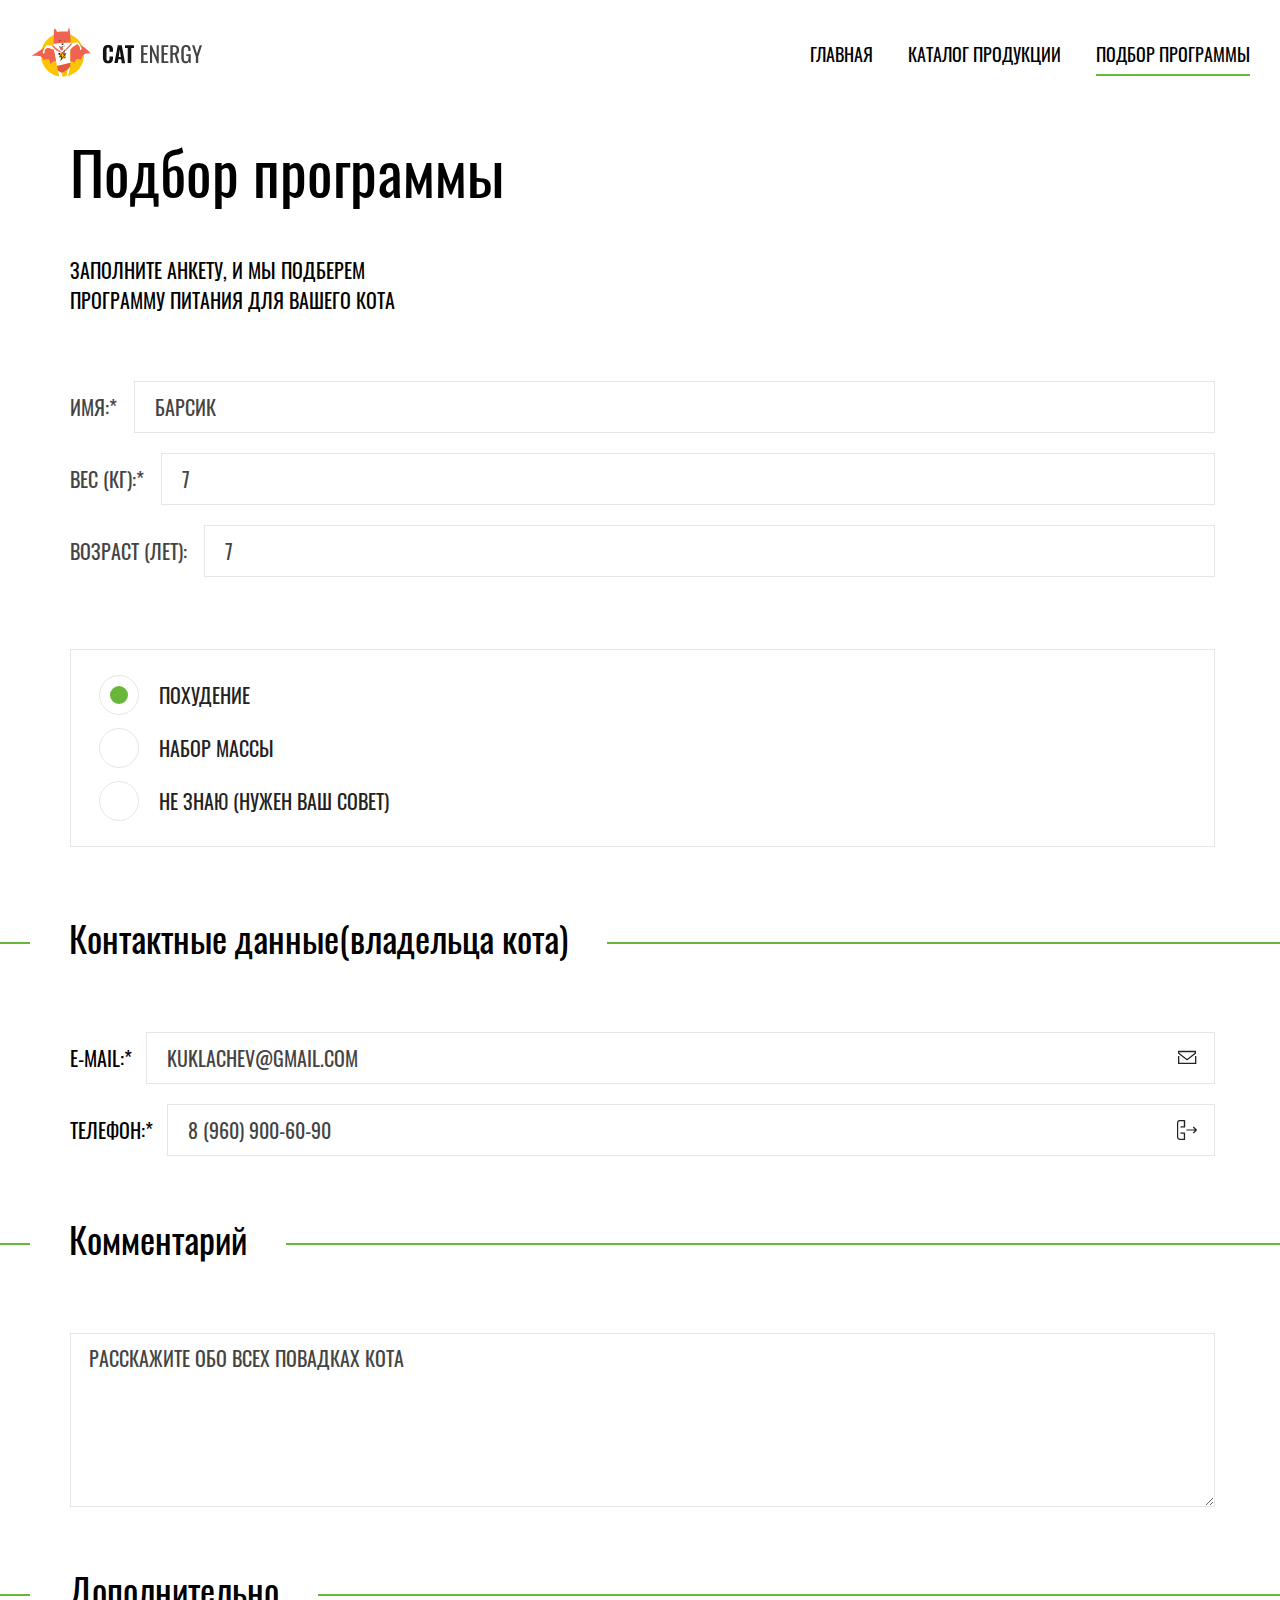
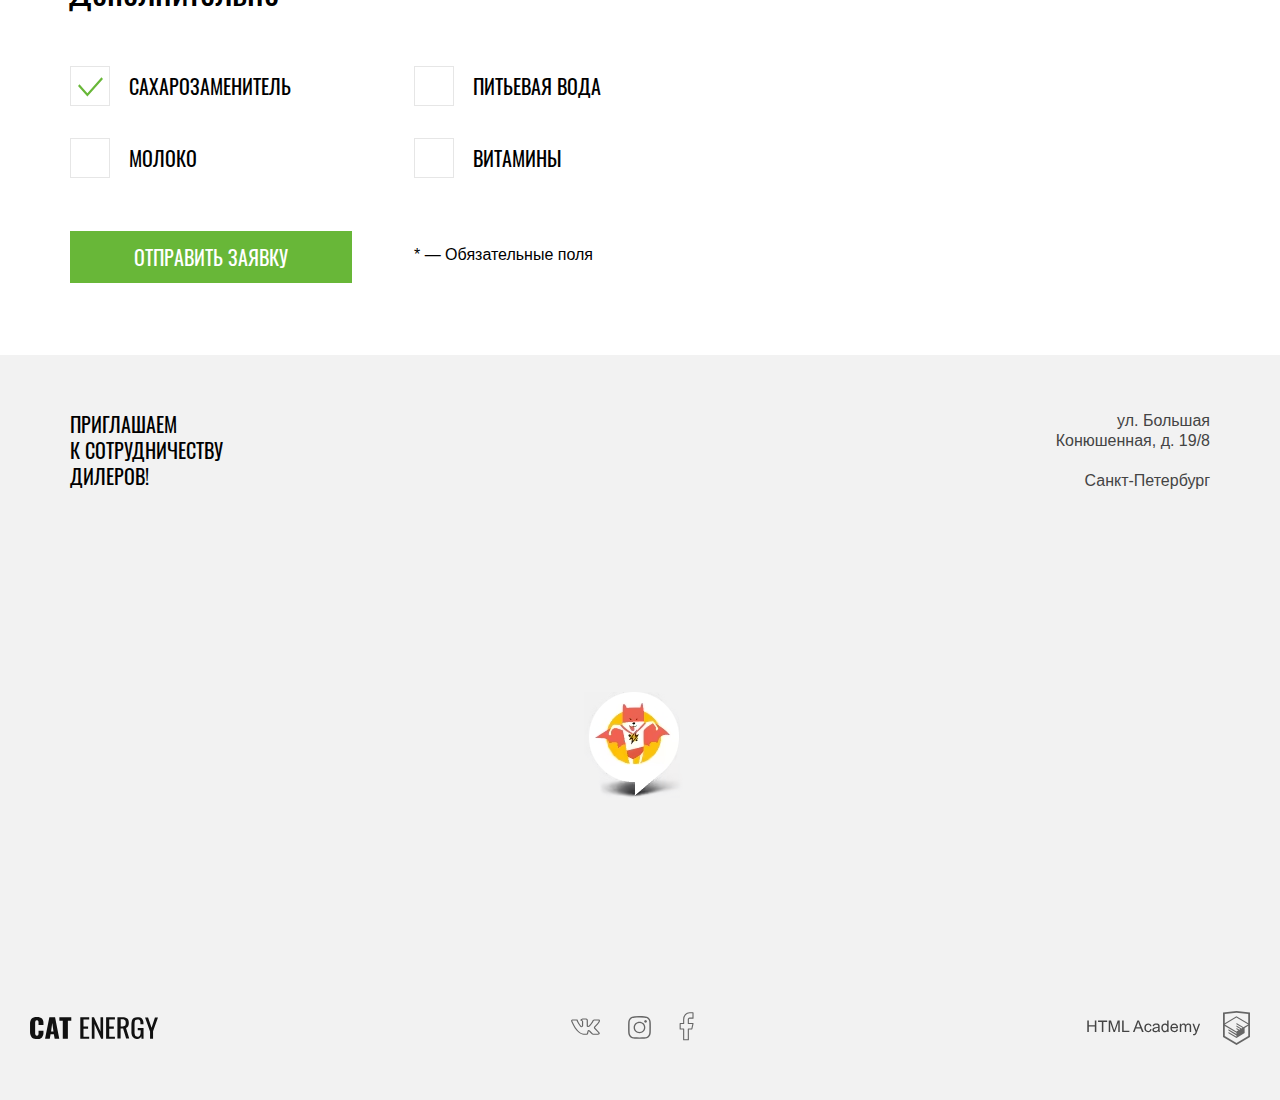
<file: form.html>
<!DOCTYPE html><html class="page" lang="ru"><head><meta charset="utf-8"><meta name="viewport" content="width=device-width,initial-scale=1"><title>Cat Energy - форма заказа</title><link rel="icon" href="favicon.ico" type="image/x-icon"><link rel="icon" href="img/favicons/favicon.svg" type="image/svg+xml"><link rel="apple-touch-icon" href="img/favicons/apple180x180.png"><link rel="manifest" href="./manifest.webmanifest"><link rel="preload" href="./fonts/oswaldregular.woff2" type="font/woff2" as="font" crossorigin="anonymous"><link rel="stylesheet" href="./css/style.min.css"></head><body class="page__body"><header class="page-header site-container"><a class="page-header__logo-pic-link" href="index.html" id="logo" tabindex="0"><picture><source media="(min-width: 1440px)" srcset="./img/logo/logo-desktop.svg"><source media="(min-width: 768px)" srcset="./img/logo/logo-tablet.svg"><img class="page-header__logo-pic" src="./img/logo/logo-pic-mobile.svg" width="34" height="38" alt="Логотип магазина Cat Energy."></picture></a><a class="page-header__logo-name-link" tabindex="0"><img class="page-header__logo-name" src="./img/logo/logo-text-mobile.svg" width="101" height="18" alt=""></a><nav class="page-header__navigation page-header__navigation--nojs"><!-- навешиваю на button по клику класс menu-toggle__menu-openned --> <button class="page-header__menu-toggle menu-toggle" type="button"><svg class="menu-toggle__svg" aria-hidden="true" focusable="false"><use href="./img/sprite.svg#burger-menu"></use></svg> <span class="visually-hidden">Открыть меню сайта.</span></button><!-- навешиваю на ul по клику класс page-header__menu-list--opened --><ul class="page-header__menu-list menu-list"><li class="menu-list__item"><a class="menu-list__link title--style link" href="index.html">Главная</a></li><li class="menu-list__item"><a class="menu-list__link title--style link" href="catalog.html">Каталог продукции</a></li><li class="menu-list__item"><a class="menu-list__link title--style link menu-list__link--current" href="form.html">Подбор программы</a></li></ul></nav></header><main class="page__main program-choice"><div class="site-container--form"><h1 class="program-choice__title title">Подбор программы</h1><p class="program-choice__description title--style">Заполните анкету, и мы подберем<br>программу питания для вашего кота</p><form class="program-choice__form form" action="#" method="post"><fieldset class="form__fieldset form__basic-info form-basics"><h2 class="visually-hidden">Данные кота</h2><ul class="form-basics__input-list"><li class="form-basics__input-item"><label class="input__label form-basics__label">Имя:* <input class="input form-basics__input" type="text" name="name" placeholder="Барсик" required></label></li><li class="form-basics__input-item"><label class="input__label form-basics__label">Вес (кг):* <input class="input form-basics__input" type="number" name="weight" placeholder="7" required></label></li><li class="form-basics__input-item"><label class="input__label form-basics__label">Возраст (лет): <input class="input form-basics__input" type="number" name="age" placeholder="7"></label></li></ul><ul class="form-basics__radio-group radio-group"><li class="radio-group__item"><label class="input__label radio-group__label"><input class="radio-group__input visually-hidden" type="radio" name="purpose" value="lose" checked="checked" tabindex="-1"> <span class="radio-group__radio-mark radio-mark" tabindex="0"></span> <span class="radio-group__visible-label">Похудение</span></label></li><li class="radio-group__item"><label class="radio-group__label input__label"><input class="radio-group__input visually-hidden" type="radio" name="purpose" value="gain" tabindex="-1"> <span class="radio-group__radio-mark radio-mark" tabindex="0"></span> <span class="radio-group__visible-label">Набор массы</span></label></li><li class="radio-group__item"><label class="radio-group__label input__label"><input class="radio-group__input visually-hidden" type="radio" name="purpose" value="dont-know" tabindex="-1"> <span class="radio-group__radio-mark radio-mark" tabindex="0"></span> <span class="radio-group__visible-label">Не знаю (Нужен ваш совет)</span></label></li></ul></fieldset><fieldset class="form__fieldset form__form-owner form-owner"><h2 class="form-owner__title form__decor"><span class="title--form">Контактные данные<br>(владельца кота)</span></h2><ul class="form-owner__list"><li class="form-owner__list-item"><label class="form-owner__label input__label">E-mail:* <input class="input form-owner__input form-owner__input--email" type="email" name="email" placeholder="kuklachev@gmail.com" required> <svg class="form-owner__svg--email" width="19" height="14" focusable="false" aria-hidden="true"><use href="./img/sprite.svg#form-email"></use></svg></label></li><li class="form-owner__list-item"><label class="form-owner__label input__label">Телефон:* <input class="input form-owner__input form-owner__input--tel" type="tel" name="tel" placeholder="8 (960) 900-60-90" required> <svg class="form-owner__svg--tel" width="20" height="20" fill="000"><use href="./img/sprite.svg#form-tel"></use></svg></label></li></ul></fieldset><fieldset class="form__fieldset form__comment form-comment"><h2 class="form-comment__title form__decor"><span class="title--form">Комментарий</span></h2><textarea class="form-comment__textarea title--style">Расскажите обо всех повадках кота</textarea></fieldset><fieldset class="form__fieldset form__form-other form-other"><h2 class="form-other__title form__decor"><span class="title--form">Дополнительно</span></h2><ul class="form-other__list"><li class="form-other__list-item"><label class="form-other__label input__label"><input class="visually-hidden input__checkbox" type="checkbox" name="form-other" value="anti-sugar" checked="checked" tabindex="-1"> <span class="form-other__checkbox-mark input__checkbox-mark" tabindex="0"></span> <span class="form-other__visible-label">Сахарозаменитель</span></label></li><li class="form-other__list-item"><label class="form-other__label input__label"><input class="visually-hidden input__checkbox" type="checkbox" name="form-other" value="water" tabindex="-1"> <span class="form-other__checkbox-mark input__checkbox-mark" tabindex="0"></span> <span class="form-other__visible-label">Питьевая вода</span></label></li><li class="form-other__list-item"><label class="form-other__label input__label"><input class="visually-hidden input__checkbox" type="checkbox" name="form-other" value="milk" tabindex="-1"> <span class="form-other__checkbox-mark input__checkbox-mark" tabindex="0"></span> <span class="form-other__visible-label">Молоко</span></label></li><li class="form-other__list-item"><label class="form-other__label input__label"><input class="visually-hidden input__checkbox" type="checkbox" name="form-other" value="vitamins" tabindex="-1"> <span class="form-other__checkbox-mark input__checkbox-mark" tabindex="0"></span> <span class="form-other__visible-label">Витамины</span></label></li></ul></fieldset><div class="form__button-wrapper"><button class="form__button button" type="submit" disabled="disabled">Отправить заявку</button><p class="form__disclaimer">* — Обязательные поля</p></div></form></div></main><footer class="page-footer"><section class="page-footer__contacts contacts contacts--catalog"><div class="contacts__section-container"><div class="contacts__text-wrapper contacts__text-wrapper--catalog"><h2 class="visually-hidden">Контакты:</h2><h3 class="contacts__title title--style">Приглашаем<br>к сотрудничеству<br>дилеров!</h3><address class="contacts__address"><p class="contacts__street">ул. Большая<br>Конюшенная,&nbsp;д.&nbsp;19/8</p><p class="contacts__city">Санкт-Петербург</p></address></div></div><div class="contacts__map-container"><iframe class="contacts__map-iframe" src="https://www.google.com/maps/embed?pb=!1m18!1m12!1m3!1d2246.350546885131!2d37.795303026953135!3d55.735037999999996!2m3!1f0!2f0!3f0!3m2!1i1024!2i768!4f13.1!3m3!1m2!1s0x414aca814c8cc971%3A0x3547674f6c569662!2sPark%20Kuskovo!5e0!3m2!1sen!2sru!4v1657730207034!5m2!1sen!2sru" width="100%" height="362" loading="lazy" title="Адрес магазина Cat Energy"></iframe><picture><source srcset="./img/index/map-pin.avif, ./img/index/map-pin@2x.avif 2x" type="image/avif"><source srcset="./img/index/map-pin.webp, ./img/index/map-pin@2x.webp 2x" type="image/webp"><img class="contacts__map-pin" width="113" height="106" src="./img/index/map-pin.png" srcset="./img/index/map-pin@2x.png 2x" alt="Указатель расположения магазина Cat Energy на карте"></picture></div></section><div class="page-footer__columns site-container"><a class="page-footer__logo" href="#logo"><img class="page-footer__logo" src="./img/logo/logo-text-mobile.svg" width="128" height="24" alt="Логотип магазина Cat Energy"></a><div class="page-footer__socials socials"><ul class="socials__list"><li class="socials__item socials__item--vk"><a class="socials__link" href="#"><svg class="socials__svg socials__svg--vk" width="23" height="16" aria-hidden="true" focusable="false"><use href="./img/sprite.svg#vk"></use></svg> <span class="visually-hidden">Вконтакте</span></a></li><li class="socials__item socials__item--insta"><a class="socials__link" href="#"><svg class="socials__svg socials__svg--insta" width="16" height="16" aria-hidden="true" focusable="false"><use href="./img/sprite.svg#insta"></use></svg> <span class="visually-hidden">Инстаграм</span></a></li><li class="socials__item"><a class="socials__link" href="#"><svg class="socials__svg socials__svg--fb" width="22" height="22" aria-hidden="true" focusable="false"><use href="./img/sprite.svg#fb"></use></svg> <span class="visually-hidden">Фейсбук</span></a></li></ul></div><a class="page-footer__dev-link" href="#"><img class="page-footer__dev-name" src="./img/logo/htmlacademy-text.svg" width="114" height="18" alt="Логотип HTML Academy" aria-hidden="true" focusable="false"> <svg class="page-footer__dev-logo-svg" width="27" height="34" fill="#666" viewBox="0 0 27 34" xmlns="http://www.w3.org/2000/svg" aria-hidden="true" focusable="false"><path d="M13.64.02 13.5 0 0 1.4v24.61L13.5 34 27 26.01V1.41L13.64 0Zm11.6 25L13.5 31.96 1.77 25.02v-10.1l11.68 6.93.02 1.25-8.02-4.75v1.23l8.04 4.8.02 1.3-8.05-4.76v1.22l8.04 4.81 8.12-4.83V16.9l3.62-2.15v10.26Zm0-11.57L22 15.33l-1.48.88-7.06-4.19-.01 1.23 6.04 3.57-.06.03-.13.07-.86.5-4.98-2.95-.01 1.22 3.93 2.33-.93.61-.02.01-2.97-1.74-.01 1.23 1.94 1.13-1.98 1.19L1.8 13.58l11.63-6.96 11.8 6.83Zm0-1.22L13.43 5.3 1.77 12.22V2.99L13.5 1.76 25.23 3v9.24Z"/></svg> <span class="visually-hidden">Логотип HTML Academy</span></a></div></footer><script src="./js/app.js"></script><script src="./js/form.js"></script></body></html>
</file>
<file: css/style.min.css>
@font-face{font-family:"Oswald";font-style:normal;font-weight:400;src:url(../fonts/oswaldregular.woff2) format("woff2");font-display:swap}@font-face{font-family:'Oswald';font-style:normal;font-weight:400;src:url(../fonts/oswaldregular.woff) format("woff");font-display:swap}@font-face{font-family:'Oswald';font-style:normal;font-weight:500;src:url(../fonts/oswaldmedium.woff2) format("woff2");font-display:swap}@font-face{font-family:'Oswald';font-style:normal;font-weight:500;src:url(../fonts/oswaldmedium.woff) format("woff");font-display:swap}body,ol,ul{margin:0;padding:0}body{font-family:"Arial",sans-serif;font-style:normal;font-weight:400;font-size:14px;line-height:18px;color:#444}@media (min-width:768px){body{font-size:16px;line-height:24px}}img{max-width:100%;height:auto;object-fit:contain}a{color:inherit;text-decoration:none}ol,ul{list-style-type:none}*,::after,::before{box-sizing:border-box}.page{height:100%}.page__body{display:flex;flex-direction:column;min-width:320px;min-height:100%}@media (min-width:768px){.page__body{padding-top:26px}}@media (min-width:1440px){.page__body{padding-top:0}}.page__main{flex-grow:1}.visually-hidden{position:absolute;width:1px;height:1px;margin:-1px;padding:0;border:0;clip:rect(0 0 0 0);overflow:hidden}.site-container{width:auto;min-width:280px;padding-left:20px;padding-right:20px}@media (min-width:768px){.site-container{padding-left:30px;padding-right:30px}}@media (min-width:1440px){.site-container{padding-left:0;padding-right:0;max-width:1220px;margin:0 auto}}.site-container--form{width:auto;min-width:280px;padding-left:20px;padding-right:20px}@media (min-width:768px){.site-container--form{padding-left:70px;padding-right:65px}}@media (min-width:1440px){.site-container--form{padding-left:0;padding-right:0;width:1220px;margin:0 auto}}.title{margin-top:0;margin-bottom:0;padding-top:0;padding-bottom:0;font-family:"Oswald";font-style:normal;font-weight:400;color:#000;font-size:36px;line-height:36px}@media (min-width:768px){.title{margin-top:0;margin-bottom:0;padding-top:0;padding-bottom:0;font-family:"Oswald";font-style:normal;font-weight:400;color:#000;font-size:60px;line-height:60px}}.title--form{font-family:"Oswald";font-style:normal;font-weight:400;color:#000;font-size:24px;line-height:26px;display:inline-block;margin:0;padding:0 20px;background-color:#fff}@media (min-width:768px){.title--form{margin-top:0;margin-bottom:0;font-family:"Oswald";font-style:normal;font-weight:400;color:#000;font-size:36px;line-height:36px;padding:0 39px}}.title--light,.title--style{margin-top:0;margin-bottom:0;padding-top:0;padding-bottom:0;font-family:"Oswald";font-style:normal;font-weight:400}.title--style{color:#000;text-transform:uppercase}.title--light{font-size:36px;line-height:36px;color:#fff;text-align:center}@media (min-width:768px){.title--light{margin-top:0;margin-bottom:0;padding-top:0;padding-bottom:0;font-family:"Oswald";font-style:normal;font-weight:400;font-size:60px;line-height:60px;color:#000;text-align:left}}.button{display:block;margin:0;font-family:"Oswald";font-style:normal;font-weight:400;text-transform:uppercase;padding:10px;border:0;color:#fff;text-align:center;background-color:#68b738}.button:active,.button:hover{background-color:#5eaa2f}.button:active{color:rgba(255,255,255,.3)}@media (min-width:768px){.button{padding:14px}}.button--minor,.link,.link--goals,.link--progress-bar{margin:0;font-family:"Oswald";font-style:normal;font-weight:400;text-transform:uppercase}.button--minor{display:block;padding:10px;color:#444;text-align:center;background-color:#f2f2f2}.button--minor:active,.button--minor:hover{background-color:#ebebeb}.button--minor:active{color:#919191}.link,.link--goals,.link--progress-bar{display:inline-block;color:#000;text-align:start;background-color:transparent;border:0;cursor:pointer}.link:hover{opacity:.6}.link:active{opacity:.3}.link--goals:hover{opacity:1}.link--goals:active,.link--progress-bar:active{opacity:.3}.link--progress-bar{position:relative}.link--progress-bar:disabled{opacity:.3;cursor:default}@media (min-width:768px){.link--progress-bar::after{content:"";position:absolute;bottom:-1px;left:0;right:0;height:1px;background-image:repeating-linear-gradient(to right,rgba(0,0,0,.24),rgba(0,0,0,.24) 1px,transparent 1px,transparent 2px)}.link--progress-bar:hover::after{background-color:rgba(0,0,0,.4);background-image:none}.link--progress-bar:active::after{background-color:transparent}.link--progress-bar:disabled::after{display:none}}.page-header{position:relative;display:grid;grid-template-columns:auto 1fr 34px;height:65px;padding-top:10px;padding-bottom:15px}@media (min-width:768px){.page-header{display:flex;justify-content:space-between;align-items:baseline;height:auto;padding-top:0;padding-bottom:0}}@media (min-width:1440px){.page-header{grid-template-columns:auto auto 1fr;column-gap:14px;position:absolute;top:53px;left:0;right:0}}.page-header__logo-pic-link{cursor:pointer}.page-header__logo-pic-link:hover{opacity:.8}.page-header__logo-pic-link:active{opacity:.6}.page-header__logo-pic{display:block;width:33px;height:38px}@media (min-width:768px){.page-header__logo-pic{width:174px;height:51px}}@media (min-width:1440px){.page-header__logo-pic{width:202px;height:59px}}.page-header__logo-name-link{grid-column:2/3;justify-self:center;display:block;margin-top:5px}.page-header__logo-name-link:hover{opacity:.8}.page-header__logo-name-link:active{opacity:.6}@media (min-width:768px){.page-header__logo-name-link{display:none}}.page-header__logo-name{display:block;padding:7px;box-sizing:content-box}.page-header__navigation{justify-self:end;align-self:end}@media (min-width:768px){.page-header__navigation{align-self:start;margin-top:16px}}.page-header__menu-toggle{transform:translateX(8px)}@media (min-width:768px){.page-header__menu-toggle{display:none}}.page-header__menu-list{display:none;position:absolute;left:0;right:0;top:65px}@media (max-width:767px){.page-header__menu-list--opened{display:block}.page-header__navigation--nojs{display:none}}.menu-toggle{min-width:40px;min-height:34px;padding:8px;margin:0;background-color:transparent;border:0}.menu-toggle__svg{width:24px;height:18px;margin-top:3px}.menu-toggle__svg--close-icon{width:20px;height:20px}.menu-toggle--menu-openned{display:block}.menu-list{width:100%}@media (min-width:768px){.menu-list{position:static;display:flex;justify-content:flex-end;width:auto}}@media (max-width:767px){.menu-list__item{padding:22px 0 24px;border-top:1px solid #e6e6e6;text-align:center;background-color:#fff}.menu-list__item:last-child{border-bottom:1px solid #e6e6e6}}@media (min-width:768px){.menu-list__item{margin-right:35px}.menu-list__item:last-child{margin-right:0}}.menu-list__link{position:relative;font-weight:500;font-size:20px;line-height:20px}@media (min-width:768px){.menu-list__link{font-weight:400;font-size:18px;line-height:24px}}@media (min-width:1440px){.menu-list__link{font-size:20px;line-height:30px}.menu-list__link--index{color:#fff}}.menu-list__link--current::after{content:"";position:absolute;top:30px;left:0;right:0;height:2px;background-color:#68b738}@media (min-width:768px){.menu-list__link--current::after{top:32px}}@media (min-width:1440px){.menu-list__link--current::after{top:36px}.menu-list__link--index.menu-list__link--current::after{background-color:#fff}}.page-footer{background-color:#f2f2f2;padding-bottom:22px}@media (min-width:768px){.page-footer__columns{display:flex;align-items:center;margin-top:58px;margin-bottom:33px}}@media (min-width:1440px){.page-footer__columns{margin-top:58px;margin-bottom:37px}}.page-footer__logo{display:block;width:128px;margin:39px auto 31px;cursor:pointer}.page-footer__logo:hover{opacity:.8}.page-footer__logo:active{opacity:.6}@media (min-width:768px){.page-footer__logo{margin:0 25px 0 0;flex-shrink:0}}.page-footer__socials{width:100%;padding:20px 0;border-top:1px solid #d9d9d9;border-bottom:1px solid #d9d9d9}@media (min-width:768px){.page-footer__socials{padding:0;border:0}}.page-footer__dev-link{display:flex;justify-content:space-between;align-items:center;flex-shrink:0;padding-top:22px}.page-footer__dev-link:active .page-footer__dev-logo-svg,.page-footer__dev-link:hover .page-footer__dev-logo-svg{fill:#68b738}.page-footer__dev-link:active{opacity:.3}@media (min-width:768px){.page-footer__dev-link{width:163px;align-items:flex-start;padding:0}}.page-footer__dev-name{display:block;margin:3px 0 0}@media (min-width:768px){.page-footer__dev-name{margin-top:9px}}.socials__list{display:flex;flex-wrap:wrap;justify-content:space-between;align-items:center;width:134px;padding-right:4px;margin:0 auto}@media (min-width:768px){.socials__list{justify-content:flex-start;width:129px;padding-right:0;transform:translateY(-2px)}}.socials__item--vk{padding-right:3px}@media (min-width:768px){.socials__item--vk{margin-right:27px;padding-right:0}.socials__item--insta{margin-right:21px}}.socials__svg{display:block;color:#666}.socials__svg--vk{fill:currentColor}@media (min-width:768px){.socials__svg--vk{width:30px;height:22px}}.socials__svg--insta{fill:currentColor}@media (min-width:768px){.socials__svg--insta{width:23px;height:23px;margin-top:3px}}.socials__svg--fb{fill:none;stroke:currentColor}@media (min-width:768px){.socials__svg--fb{width:28px;height:33px}}.socials__link{display:flex;align-items:center;justify-content:center}.socials__link:hover>.socials__svg{color:#68b738}.socials__link:active>.socials__svg{color:#68b738;opacity:.3}.contacts{position:relative;background-color:#fff}.contacts--catalog{background-color:#f2f2f2}@media (min-width:1440px){.contacts__section-container{position:relative;max-width:1220px;margin:0 auto}}.contacts__text-wrapper{display:grid;grid-template-columns:1fr 1fr;column-gap:2px;width:100%;padding:26px 20px;background-color:#fff}@media (min-width:768px){.contacts__text-wrapper{padding:56px 70px 62px;margin:0 auto}}@media (min-width:1440px){.contacts__text-wrapper{position:absolute;top:95px;left:0;z-index:1;width:565px;padding:60px 80px 56px}}.contacts__text-wrapper--catalog{background-color:#f2f2f2}@media (min-width:1440px){.contacts__text-wrapper--catalog{z-index:1;background-color:#fff}}.contacts__title{margin-right:2px;font-size:16px;line-height:20px}@media (min-width:768px){.contacts__title{font-size:20px;line-height:26px}.contacts__address{justify-self:end;max-width:180px;text-align:end}}@media (min-width:1440px){.contacts__address{text-align:start}}.contacts__city,.contacts__street{margin:0;font-style:normal;line-height:20px}@media (min-width:768px){.contacts__street{margin-bottom:20px}}.contacts__map-container{position:relative;display:block;height:362px}@media (min-width:768px){.contacts__map-container{height:400px}}.contacts__map-iframe{border:0;display:block}@media (min-width:768px){.contacts__map-iframe{height:400px}}.contacts__map-pin{position:absolute;top:139px;left:0;right:0;margin-left:auto;margin-right:auto;display:block;width:57px;height:53px}@media (min-width:768px){.contacts__map-pin{width:113px;height:106px}}@media (min-width:1440px){.contacts__map-pin{top:131px;left:908px}}.first-screen{padding-top:27px;margin-bottom:20px;background-image:linear-gradient(to top,#fff 178px,rgba(104,183,56,.85) 178px),url(../img/index/css/bg-mobile.jpg);background-size:auto,100% auto;background-repeat:no-repeat}@media (-webkit-min-device-pixel-ratio:2),(min-resolution:2dppx){.first-screen{background-image:linear-gradient(to top,#fff 178px,rgba(104,183,56,.85) 178px),url(../img/index/css/bg-mobile@2x.jpg)}}@media (min-width:768px){.first-screen{padding-top:63px;margin-bottom:0;background-image:none}}@media (min-width:1440px){.first-screen{padding-top:0;margin-bottom:82px;background-image:linear-gradient(to right,#fff 50%,rgba(104,183,56,.85) 50%),url(../img/index/css/bg-desktop.jpg);background-size:auto auto,50vw auto;background-repeat:no-repeat,no-repeat;background-position:50% 50%,50vw center}}@media (min-width:1440px) and (-webkit-min-device-pixel-ratio:2),(min-width:1440px) and (min-resolution:2dppx){.first-screen{background-image:linear-gradient(to right,#fff 50%,rgba(104,183,56,.85) 50%),url(../img/index/css/bg-desktop@2x.jpg)}}.first-screen__wrapper{display:grid;grid-template-columns:repeat(1,1fr)}@media (min-width:1440px){.first-screen__wrapper{grid-template-columns:repeat(2,1fr);padding-top:141px;padding-bottom:54px}}.first-screen__title{margin:0 auto 25px}@media (min-width:768px){.first-screen__title{margin-bottom:41px;margin-left:87px}}@media (min-width:1440px){.first-screen__title{margin-bottom:40px;margin-left:80px;margin-top:82px}}.first-screen__description{margin-bottom:29px;color:#fff;font-size:14px;line-height:14px;text-align:center}@media (min-width:768px){.first-screen__description{margin-top:0;padding-top:0;padding-bottom:0;font-family:"Oswald";font-style:normal;font-weight:400;font-size:20px;line-height:20px;margin-bottom:20px;margin-left:89px;color:#000;text-align:left}}@media (min-width:1440px){.first-screen__description{grid-column:1/2;margin-bottom:52px;margin-left:80px}}.first-screen__image-wrapper{margin:0 auto 3px}@media (min-width:768px){.first-screen__image-wrapper{grid-row:3/5;grid-column:1/2;margin-bottom:0}}@media (min-width:1440px){.first-screen__image-wrapper{margin:0;grid-column:2/3;grid-row:1/5;justify-self:start;transform:translateX(-162px)}}.first-screen__image{display:block;width:280px;height:270px}@media (min-width:768px){.first-screen__image{width:709px;height:609px}}@media (min-width:1440px){.first-screen__image{width:552px;height:499px}}.first-screen__button{width:100%;max-width:280px;margin:0 auto;padding:11px 10px;font-size:14px;line-height:18px}@media (min-width:768px){.first-screen__button{grid-row:3/4;grid-column:1/2;width:244px;padding:17px;margin-left:90px;margin-top:29px;font-size:20px;line-height:20px}}@media (min-width:1440px){.first-screen__button{margin-top:0;margin-left:80px}}.goals{display:grid;row-gap:20px;margin-bottom:20px}@media (min-width:768px){.goals{row-gap:30px;margin-bottom:45px}}@media (min-width:1440px){.goals{grid-template-columns:repeat(2,1fr);column-gap:80px;margin-bottom:71px}}.goals__goal-container{position:relative;padding:30px 20px 18px;background-color:#f2f2f2}@media (min-width:768px){.goals__goal-container{padding:77px 315px 53px 53px}}@media (min-width:1440px){.goals__goal-container{padding:77px 51px 55px 52px}}.goals__goal-container::before{content:"";position:absolute;top:24px;left:22px;width:50px;height:50px;border-radius:50%;background-color:#68b738}@media (min-width:768px){.goals__goal-container::before{top:92px;right:62px;left:auto;width:200px;height:200px}}@media (min-width:1440px){.goals__goal-container::before{top:47px;left:52px;right:auto;width:100px;height:100px}}.goals__goal-container--loss::after{content:"";position:absolute;top:21px;left:29px;width:36px;height:50px;background-image:url(../img/icons/goals-cat-slim.svg);background-size:36px 50px;background-repeat:no-repeat;background-position:center center}@media (min-width:768px){.goals__goal-container--loss::after{top:81px;right:92px;left:auto;width:140px;height:194px;background-size:140px 194px}}@media (min-width:1440px){.goals__goal-container--loss::after{top:41px;left:67px;right:auto;width:70px;height:97px;background-size:70px 97px}}.goals__goal-container--gain::after{content:"";position:absolute;top:35px;left:13px;width:67px;height:28px;background-image:url(../img/icons/goals-cat-pro.svg);background-size:67px 28px;background-repeat:no-repeat;background-position:center center}@media (min-width:768px){.goals__goal-container--gain::after{top:135px;right:28px;left:auto;width:268px;height:112px;background-size:268px 112px}}@media (min-width:1440px){.goals__goal-container--gain::after{top:67px;left:33px;right:auto;width:134px;height:56px;background-size:134px 56px}}.goals__title{padding-left:71px;margin-bottom:29px;color:#000;font-size:24px;line-height:37px;text-align:start}@media (min-width:768px){.goals__title{padding-left:0;margin-bottom:24px;font-size:36px;line-height:36px}}@media (min-width:1440px){.goals__title{padding-left:162px;margin-bottom:73px}}.goals__description{margin:0 0 15px;padding-bottom:22px;border-bottom:1px solid #d9d9d9}@media (min-width:768px){.goals__description{max-width:592px;margin-bottom:48px;padding-bottom:0;border:0}}@media (min-width:1440px){.goals__description{margin-bottom:23px}}.goals__button{padding:4px 48px 4px 0;min-width:132px;font-size:16px;line-height:16px;background-image:url(../img/icons/button-arrow.svg);background-repeat:no-repeat;background-position:right,center;background-size:34px 12px}.goals__button:active,.goals__button:hover{background-image:url(../img/icons/button-arrow-hover.svg)}.goals__button:active{opacity:.3}@media (min-width:768px){.goals__button{min-width:161px;padding-right:57px;font-size:20px;line-height:30px}}@media (min-width:1440px){.goals__button{min-width:163px;padding-right:60px}}.advantages{margin-bottom:49px}@media (min-width:768px){.advantages{padding-bottom:47px;border-bottom:1px solid #e6e6e6;margin-bottom:43px}}@media (min-width:1440px){.advantages{padding-bottom:0;border-bottom:none;margin-bottom:26px}}.advantages__title{margin-bottom:40px;line-height:40px}@media (min-width:768px){.advantages__title{margin-bottom:32px;line-height:60px}}@media (min-width:1440px){.advantages__title{margin-bottom:32px}}.advantages__list{display:grid;row-gap:20px}@media (min-width:768px){.advantages__list{grid-template-columns:1fr 1fr;column-gap:60px;row-gap:37px}}@media (min-width:1440px){.advantages__list{grid-template-columns:repeat(4,1fr);column-gap:80px}}.advantages__item{display:grid;grid-template-columns:60px 1fr;column-gap:20px;align-items:center;max-width:450px}@media (min-width:768px){.advantages__item{grid-template-columns:auto 1fr;grid-template-rows:auto 1fr;gap:31px;max-width:249px}}@media (min-width:1440px){.advantages__item{max-width:250px}}.advantages__item::before{content:"";width:60px;height:60px;align-self:center;background-color:#68b738;background-position:center;background-repeat:no-repeat}@media (min-width:768px){.advantages__item::before{width:80px;height:80px;margin-top:40px}}.advantages__item--useful::before{background-image:url(../img/icons/advantages-useful.svg);background-size:25px 28px}.advantages__item--powder::before{background-image:url(../img/icons/advantages-powder.svg);background-size:28px 31px}.advantages__item--functional::before{background-image:url(../img/icons/advantages-functional.svg);background-size:25px 30px}.advantages__item--time::before{background-image:url(../img/icons/advantages-time.svg);background-size:32px 33px}.advantages__number,.show-more-card__title br{display:none}@media (min-width:768px){.advantages__number{display:block;grid-row:1/3;grid-column:2/3;font-family:"Oswald";font-size:280px;line-height:280px;color:#f2f2f2;text-align:center}}.advantages__description{grid-column:2/3;grid-row:1/2;margin:0}@media (min-width:768px){.advantages__description{grid-column:1/-1;grid-row:2/3;align-self:start}}.example{background-color:#eaeaea;padding-top:25px;padding-bottom:44px}@media (min-width:768px){.example{background-image:linear-gradient(to top,#eaeaea 461px,#fff 461px);padding-top:0;padding-bottom:55px}}@media (min-width:1440px){.example{padding-bottom:65px;background-image:linear-gradient(to bottom,#fff 179px,#eaeaea 179px)}.example__wrapper{display:grid;grid-template-columns:1fr 592px;column-gap:150px}}@media (min-width:768px){.example__text-content{display:grid;grid-template-columns:auto 1fr;column-gap:50px;max-width:900px;margin-bottom:60px}}@media (min-width:1440px){.example__text-content{display:block;margin-bottom:0}}.example__title{margin-bottom:40px;line-height:40px}@media (min-width:768px){.example__title{grid-column:1/-1;margin-bottom:63px;line-height:60px}}@media (min-width:1440px){.example__title{margin-top:43px;margin-bottom:146px}}.exaple__description{margin:0 0 20px}@media (min-width:768px){.exaple__description{grid-column:1/-1;margin-bottom:54px;max-width:700px}}@media (min-width:1440px){.exaple__description{margin-bottom:69px;max-width:460px}}.example__list{display:flex;margin:0 auto 20px;text-align:center}@media (min-width:768px){.example__list{margin-bottom:0}}@media (min-width:1440px){.example__list{margin:0 0 36px}}.example__item:not(:last-child){margin-right:32px}@media (min-width:768px){.example__item:not(:last-child){margin-right:42px}}.example__subtitle{display:flex;justify-content:center;margin:0 0 40px;line-height:20px}.example__subtitle-1,.example__subtitle-2{margin:0}@media (min-width:768px){.example__subtitle{justify-self:end;align-self:start;margin-top:10px;flex-direction:column;align-items:flex-end;margin-bottom:0;font-size:20px}}@media (min-width:1440px){.example__subtitle{flex-direction:row;justify-content:flex-start;align-items:flex-start;margin:0}}.example__subtitle-1{margin-right:3px}@media (min-width:768px){.example__subtitle-1{margin-bottom:9px;margin-right:0}}@media (min-width:1440px){.example__subtitle-1{margin:0 63px 0 0}.example__visual-content{width:592px}}.example__image-wrapper{height:232px;margin:0 auto 18px;display:flex;align-items:center;justify-content:center}@media (max-width:767px){.example__cat--after,.example__cat--before{display:none}.example__cat--active{display:block}}.example__img{height:232px;display:block;background-color:#eaeaea;pointer-events:none}.example__img--before{width:280px}.example__img--after{width:243px}@media (min-width:768px){.example__image-wrapper{position:relative;height:520px;width:680px;margin-bottom:16px;overflow:hidden}.example__cat--after,.example__cat--before{position:absolute;width:340px;height:100%;overflow:hidden}.example__cat--before{top:0;left:0;z-index:1}.example__cat--after{right:0;align-self:end}.example__img{background-color:transparent}.example__img--before{position:absolute;left:44px;width:auto;max-width:none;height:499px}.example__img--after{position:absolute;right:43px;width:auto;max-width:none;height:511px}}@media (min-width:1440px){.example__image-wrapper{width:595px}.example__cat--before{width:298px}.example__img--before{left:2px}.example__cat--after{width:298px}.example__img--after{right:2px}}.example__progress-wrapper{margin:0 auto}@media (min-width:768px){.example__progress-wrapper{padding-left:5px}}.detail{width:124px;text-align:center}@media (min-width:768px){.detail{width:162px}}.datail__title{padding-top:14px;padding-bottom:18px;border:1px solid #cdcdcd;border-radius:5px;font-size:24px;line-height:24px}@media (min-width:768px){.datail__title{padding-top:13px;padding-bottom:20px;font-size:30px;line-height:37px}}.detail__description{width:87px;margin:-11px auto 0;padding:0 15px;font-size:12px;line-height:12px;text-transform:lowercase;background-color:#eaeaea}@media (min-width:768px){.detail__description{display:inline-block;width:auto;padding:0 8px;font-size:14px;line-height:14px;background-color:#fff;transform:translateY(-15px)}}@media (min-width:1440px){.detail__description{background-color:#eaeaea}}.progress-bar{display:flex;align-items:center;min-width:210px;max-width:300px}@media (min-width:768px){.progress-bar{width:575px;max-width:575px}}.progress-bar__button{font-size:16px;line-height:20px}@media (min-width:768px){.progress-bar__button{padding:4px 0 0;margin-bottom:auto;font-size:20px;line-height:30px}}.progress-bar__bar-wrapper{position:relative;flex-grow:1;height:14px;margin:0 13px;padding:3px 6px;border:1px solid #cdcdcd;border-radius:6px;background-color:#fff}@media (min-width:768px){.progress-bar__bar-wrapper{height:6px;padding:0;margin:17px 23px;border:0;background-color:#cdcdcd}}.progress-bar__input-label{display:flex;justify-content:center;align-items:center;width:100%;height:100%}.progress-bar__input{opacity:0;width:100%;margin:0;border:0;height:100%;cursor:grab}.progress-bar__pin{position:absolute;left:6px;display:block;width:calc(50% - 6px);height:6px;background-color:#68b738;border-radius:6px;cursor:grab}@media (min-width:768px){.progress-bar__pin{top:-14px;left:50%;transform:translateX(-50%);width:34px;height:34px;border-radius:50%;background-color:#fff;border:1px solid #cdcdcd;box-shadow:0 1px 3px rgba(0,0,0,.16)}.progress-bar__pin:hover{box-shadow:0 2px 4px rgba(0,0,0,.19)}.progress-bar__pin:active{border:1px solid #68b738;box-shadow:0 3px 5px rgba(0,0,0,.2)}.progress-bar__pin::before{content:"";position:absolute;top:0;bottom:0;left:0;right:0;margin:auto;width:8px;height:8px;border-radius:50%;background-color:#68b738;cursor:grab}}.catalog{margin-bottom:25px;padding-top:27px;border-top:1px solid #d9d9d9}@media (min-width:768px){.catalog{margin-bottom:68px;padding-top:64px;border:0}}@media (min-width:1440px){.catalog{margin-bottom:75px;padding-top:188px}}.catalog__title{margin-bottom:40px;text-align:start}@media (min-width:768px){.catalog__title{margin-bottom:82px}}@media (min-width:1440px){.catalog__title{margin-bottom:81px}}.catalog__list{display:grid;row-gap:10px}@media (min-width:768px){.catalog__list{grid-template-columns:1fr 1fr;gap:60px;margin:0;padding-left:30px;padding-right:30px}}@media (min-width:1152px){.catalog__list{grid-template-columns:1fr 1fr 1fr;max-width:1220px}}@media (min-width:1440px){.catalog__list{grid-template-columns:1fr 1fr 1fr 1fr;column-gap:80px;row-gap:60px;margin:0 auto;padding:0}}@media (min-width:768px){.catalog__show-more{margin-top:81px}}.product-card{display:grid;grid-template-columns:repeat(2,1fr);grid-template-rows:repeat(3,auto);width:100%;max-width:350px;margin:0 auto;padding:19px 20px 14px;border-top:1px solid #d9d9d9}@media (min-width:768px){.product-card{min-width:324px;grid-template-columns:1fr;row-gap:0;border-top:none;padding:8px 36px 39px;background-image:linear-gradient(#fff 81px,#f2f2f2 81px)}}@media (min-width:1440px){.product-card{min-width:245px;padding:4px 30px 40px 35px}}.product-card__image-link{grid-column:1/2;grid-row:1/3;height:112px}@media (min-width:768px){.product-card__image-link{grid-row:1/2;width:100%;height:200px;margin-bottom:34px}}@media (min-width:1440px){.product-card__image-link{margin-bottom:46px;height:196px}}.product-card__image{display:block;width:140px;margin:0 auto}@media (min-width:768px){.product-card__image{width:168px}}@media (min-width:1440px){.product-card__image{width:172px}}.product-card__title{margin-bottom:2px;font-size:16px;line-height:20px}.product-card__title br:last-of-type{display:none}@media (min-width:768px){.product-card__title{margin-bottom:14px;font-size:20px;line-height:24px;text-align:center}.product-card__title br:last-of-type{display:block}.product-card__title br:nth-of-type(1){display:none}}@media (min-width:1440px){.product-card__title{line-height:21px;margin-bottom:18px}}.product-card__description{grid-column:-1/-2;min-height:46px;font-size:12px;line-height:10px;border-collapse:collapse;border-spacing:0;margin-bottom:8px}@media (min-width:768px){.product-card__description{margin-bottom:33px;font-size:16px}}@media (min-width:1440px){.product-card__description{width:169px;margin:0 auto 33px}}.product-card__table-value:nth-child(2){text-align:right}@media (min-width:768px){.product-card__table-value{padding-top:7px;padding-bottom:8px;border:0;border-bottom:1px solid #cdcdcd;line-height:16px}}@media (min-width:1440px){.product-card__table-value{line-height:16px}}.product-card__button{grid-column:1/-1;padding:10px 0;margin-top:13px;font-size:16px;line-height:20px}@media (min-width:768px){.product-card__button{margin:0 2px}}@media (min-width:1440px){.product-card__button{width:168px;margin:0 auto}}.show-more-card{position:relative;width:100%;max-width:350px;margin-left:auto;margin-right:auto;padding:25px 20px;border-top:1px solid #d9d9d9;border-bottom:1px solid #d9d9d9}.show-more-card::after,.show-more-card::before{content:"";position:absolute;top:40px;left:0;right:0;margin:0 auto;width:30px;height:2px;background-color:#d9d9d9}.show-more-card::after{transform:rotate(90deg)}@media (min-width:768px){.show-more-card{display:flex;flex-direction:column;flex-grow:1;border:2px solid #f2f2f2;padding:52px 37px 38px}.show-more-card::after,.show-more-card::before{top:82px;width:60px}}.show-more-card__title{margin-bottom:8px;padding-top:53px;font-size:16px;line-height:20px;text-align:center}@media (min-width:768px){.show-more-card__title{max-width:250px;margin-bottom:23px;padding-top:109px;font-size:20px;line-height:22px;background-image:none}.show-more-card__title br{display:block}}.show-more-card__description{margin:0 0 21px;font-size:12px;line-height:16px;text-align:center}.show-more-card__description br{display:none}@media (min-width:768px){.show-more-card__description{max-width:250px;font-size:16px;line-height:18px}.show-more-card__description br{display:block}}.show-more-card__button{width:100%;margin-top:auto;font-size:16px;line-height:20px}.upsale{position:relative;margin-bottom:35px}.upsale::before{content:"";position:absolute;top:15px;left:0;right:0;z-index:-1;height:2px;background-color:#68b738}@media (min-width:768px){.upsale{margin-bottom:76px}.upsale::before{top:22px}}@media (min-width:1440px){.upsale{margin-bottom:86px}}.upsale__wrapper{display:grid;margin-left:auto;margin-right:auto}.upsale__title{margin-bottom:34px;font-size:24px;line-height:24px;transform:translateX(-20px)}.upsale__title span{padding:0 20px;background-color:#fff}@media (min-width:768px){.upsale__title{margin-bottom:80px;font-size:36px;line-height:36px;transform:translateX(0)}.upsale__title span{padding:0 36px}}@media (min-width:1440px){.upsale__title{margin-bottom:79px;transform:translateX(-41px)}.upsale__title span{padding:0 41px}.upsale__texts-wrapper{display:flex;justify-content:space-between}}.upsale__list{margin-bottom:35px}@media (min-width:768px){.upsale__list{margin-bottom:69px}}@media (min-width:1440px){.upsale__list{width:73.5%;margin-bottom:0}}.upsale__item:not(:last-child){margin-bottom:18px}@media (min-width:768px){.upsale__item:not(:last-child){margin-bottom:0}}@media (min-width:1440px){.upsale__item:not(:last-child){margin-bottom:15px}.upsale__item:last-child{margin-bottom:0}}@media (min-width:768px){.upsale__special{width:100%}}@media (min-width:1440px){.upsale__special{width:20%}}.upsale-item{display:grid;grid-template-columns:1fr 70px;row-gap:11px;padding-top:13px;border-top:1px solid #cdcdcd}.upsale-item:last-child{padding-bottom:18px;border-bottom:1px solid #cdcdcd}@media (min-width:768px){.upsale-item{grid-template-columns:1fr 200px 80px;column-gap:10px;row-gap:21px;align-items:baseline;padding:25px 38px 27px;border:1px solid #cdcdcd;border-bottom:none}.upsale-item:last-child{border-bottom:1px solid #cdcdcd;padding-bottom:27px}}@media (min-width:1440px){.upsale-item{grid-template-columns:1fr 229px 67px 244px;column-gap:15px;padding:15px 0 0;border:0;border-top:1px solid #cdcdcd;align-items:baseline}.upsale-item:last-child{padding-bottom:15px;border-bottom:1px solid #cdcdcd}}.upsale-item__title{grid-column:1/-1;color:#222;font-size:16px;line-height:16px}@media (min-width:768px){.upsale-item__title{grid-column:1/2;font-size:20px;line-height:20px}}.upsale-item__description{margin:0}.upsale-item__description--price{justify-self:end}@media (min-width:768px){.upsale-item__description{line-height:20px;text-align:end}}@media (min-width:1440px){.upsale-item__description{text-align:start}.upsale-item__description--price{justify-self:start}}.upsale-item__button{grid-column:1/-1;width:100%;margin-top:2px;font-size:16px;line-height:20px}@media (min-width:768px){.upsale-item__button{margin-top:1px;padding:10px}}@media (min-width:1440px){.upsale-item__button{grid-column:-2/-1}}.special{background-image:url(../img/catalog/css/special-bg-mobile.png);background-size:279px 289px;background-position:center;background-repeat:no-repeat}@media (-webkit-min-device-pixel-ratio:2),(min-resolution:2dppx){.special{background-image:url(../img/catalog/css/special-bg-mobile@2x.png)}}@media (min-width:768px){.special{background-image:url(../img/catalog/css/special-bg-tablet.png);background-size:cover}}@media (min-width:768px) and (-webkit-min-device-pixel-ratio:2),(min-width:768px) and (min-resolution:2dppx){.special{background-image:url(../img/catalog/css/special-bg-tablet@2x.png)}}@media (min-width:1440px){.special{background-image:url(../img/catalog/css/special-bg-desktop.png)}}@media (min-width:1440px) and (-webkit-min-device-pixel-ratio:2),(min-width:1440px) and (min-resolution:2dppx){.special{background-image:url(../img/catalog/css/special-bg-desktop@2x.png)}}.special__cover{background-color:#68b738;opacity:.85;background-image:url(../img/icons/gift-icon.svg);background-repeat:no-repeat;background-size:78px 80px;background-position:center top 59px}@media (min-width:768px){.special__cover{height:200px;background-size:80px 83px;background-position:left 77px top 57px}}@media (min-width:1440px){.special__cover{height:100%;background-size:80px 82px;background-position:center top 56px}}.special__description{width:161px;margin:0 auto;padding-top:187px;padding-bottom:43px;color:#fff;font-size:16px;line-height:20px;text-align:center}@media (min-width:768px){.special__description{padding-top:71px;padding-bottom:69px;margin:0 124px 0 auto;text-align:start}}@media (min-width:1440px){.special__description{padding-top:185px;padding-bottom:42px;margin:0 auto;text-align:center}}.program-choice{padding-top:27px;border-top:1px solid #d9d9d9;overflow:hidden}@media (min-width:768px){.program-choice{border:0}}@media (min-width:1440px){.program-choice{margin-top:150px;padding-top:0}}.program-choice__title{margin-bottom:37px}@media (min-width:768px){.program-choice__title{margin-top:37px;margin-bottom:54px}}.program-choice__description{margin-bottom:39px}@media (min-width:768px){.program-choice__description{margin-bottom:66px;font-size:20px;line-height:30px}}.program-choice__form{margin-bottom:31px}@media (min-width:768px){.program-choice__form{width:100%;margin-bottom:72px}}@media (min-width:1440px){.program-choice__form{margin-bottom:82px}}.form__fieldset{position:relative;margin:0;padding:0;border:0}.form__decor::before{content:"";position:absolute;top:15px;left:-20px;right:-100px;z-index:-1;height:2px;background-color:#68b738}@media (min-width:768px){.form__decor::before{top:22px;left:-200px;right:-300px}}@media (min-width:1440px){.form__decor::before{left:-300px;right:-600px}}.form__basic-info{margin-bottom:26px}@media (min-width:768px){.form__basic-info{margin-bottom:73px}}@media (min-width:1440px){.form__basic-info{margin-bottom:69px}}.form__form-owner{margin-bottom:23px}@media (min-width:768px){.form__form-owner{margin-bottom:65px}}@media (min-width:1440px){.form__form-owner{margin-bottom:67px}}.form__comment{margin-bottom:23px}@media (min-width:768px){.form__comment{margin-bottom:65px}}@media (min-width:1440px){.form__comment{margin-bottom:67px}}.form__form-other{margin-bottom:35px}@media (min-width:768px){.form__form-other{margin-bottom:41px}}@media (min-width:1440px){.form__form-other{margin-bottom:48px}}@media (min-width:768px){.form__button-wrapper{display:flex;align-items:center}}.form__button{width:280px;margin-bottom:22px;font-size:16px;line-height:20px}@media (min-width:768px){.form__button{min-width:282px;padding:15px;margin-right:62px;margin-bottom:0;font-size:20px;line-height:22px}}@media (min-width:1440px){.form__button{width:568px;margin-right:82px}}.form__disclaimer{margin:0;color:#000;line-height:16px;text-align:center}@media (min-width:768px){.form__disclaimer{margin-bottom:5px}}@media (min-width:1440px){.form__disclaimer{margin-bottom:0}}.form-other__title{margin:0 0 34px;transform:translateX(-20px)}@media (min-width:768px){.form-other__title{margin-bottom:56px;transform:translateX(-40px)}}.form-other__list{display:flex;flex-direction:column;flex-wrap:wrap;margin:0;padding:0}@media (min-width:768px){.form-other__list{display:grid;grid-template-columns:1fr 1fr;column-gap:57px;row-gap:20px;max-width:630px}}@media (min-width:1440px){.form-other__list{display:grid;grid-template-columns:repeat(4,1fr);column-gap:44px;max-width:1220px}.form-other__list-item{min-width:281px}}.form-other__list-item:not(:last-child){margin-bottom:12px}.form-other__label{display:flex;align-items:center}.form-other__visible-label{margin-left:16px}@media (min-width:768px){.form-other__visible-label{margin-left:19px}}.input{flex-grow:1;height:45px;border:1px solid #e6e6e6;margin-top:0;margin-bottom:0;padding:0 15px;font-family:"Oswald";font-style:normal;font-weight:400;font-size:16px;line-height:18px;color:#000;text-transform:uppercase}@media (min-width:768px){.input{height:52px;padding:0 20px;font-size:20px;line-height:30px}}.input:active,.input:hover{border:1px solid #cdcdcd}.input:focus{border:2px solid #444}.input--invalid{border:2px solid #ff8282}.input--invalid+.form-owner__svg--email{stroke:#ff8282}.input--invalid+.form-owner__svg--tel{fill:#ff8282}.input::placeholder{margin-top:0;margin-bottom:0;padding-top:0;padding-bottom:0;font-family:"Oswald";font-style:normal;font-weight:400;font-size:16px;line-height:18px;color:#444;text-transform:uppercase}@media (min-width:768px){.input::placeholder{margin-top:3px;font-size:20px;line-height:30px}}.input__label{margin:0;padding:0;font-family:"Oswald";font-style:normal;font-weight:400;font-size:16px;color:#000;text-transform:uppercase}@media (min-width:768px){.input__label{font-size:20px;line-height:30px;vertical-align:baseline}}.input__checkbox-mark{display:flex;justify-content:center;align-items:center;width:30px;height:30px;border:1px solid #e6e6e6}@media (min-width:768px){.input__checkbox-mark{width:40px;height:40px}}.input__checkbox-mark:hover{border:1px solid #cdcdcd}.input__checkbox:checked+.input__checkbox-mark::before{content:"";width:20px;height:20px;display:block;background-image:url(../img/icons/form-checkbox-tick.svg);background-size:20px 20px;background-position:center;background-repeat:no-repeat}@media (min-width:768px){.input__checkbox:checked+.input__checkbox-mark::before{width:27px;height:27px;background-size:27px 27px}}.input__checkbox:disabled~span,.radio-group__input:disabled~span{opacity:.3}.form-comment__textarea{display:block;width:100%;min-height:150px;margin:0 auto;padding:8px 12px 9px 14px;border:1px solid #e6e6e6;font-size:16px;line-height:18px;color:#444}@media (min-width:768px){.form-comment__textarea{min-height:174px;padding:9px 12px 9px 18px;font-size:20px;line-height:30px}}.form-comment__title{margin:0 0 38px;transform:translateX(-20px)}@media (min-width:768px){.form-comment__title{margin-bottom:74px;transform:translateX(-40px)}}.form-owner__title{transform:translateX(-20px);margin:0 0 35px}@media (min-width:768px){.form-owner__title{transform:translateX(-40px);margin-bottom:74px}.form-owner__title span br{display:none}}@media (min-width:1440px){.form-owner__list{display:flex;justify-content:space-between}}.form-owner__list-item:not(:last-child){margin-bottom:14px}@media (min-width:768px){.form-owner__list-item:not(:last-child){margin-bottom:20px}}@media (min-width:1440px){.form-owner__list-item:not(:last-child){margin-bottom:0}}.form-owner__label{position:relative;display:flex;align-items:center}@media (min-width:1440px){.form-owner__label{width:569px;align-items:baseline}}.form-owner__input{margin-left:11px;padding-right:44px}@media (min-width:768px){.form-owner__input{margin-left:14px;padding-right:56px}}.form-owner__svg--email{position:absolute;top:15px;right:15px;width:20px;height:14px;fill:none;color:#222}@media (min-width:768px){.form-owner__svg--email{top:18px;right:18px;width:20px;height:14px}}.form-owner__input--email:focus+.form-owner__svg--email,.form-owner__input--email:hover+.form-owner__svg--email,.form-owner__input--tel:focus+.form-owner__svg--tel,.form-owner__input--tel:hover+.form-owner__svg--tel{color:#68b738}.form-owner__svg--tel{position:absolute;top:12px;right:13px;width:20px;height:20px;color:#222}@media (min-width:768px){.form-owner__svg--tel{top:16px;right:18px}}@media (min-width:1440px){.form-owner__svg--tel{right:17px}}@media (min-width:1440px){.form-basics{display:flex}}.form-basics__label{display:flex;align-items:center;flex-wrap:wrap;color:#444}.form-basics__input-list{margin-bottom:22px}@media (min-width:768px){.form-basics__input-list{margin-bottom:72px}}@media (min-width:1440px){.form-basics__input-list{width:569px;margin-right:80px;margin-bottom:0}}.form-basics__input{margin-left:13px}@media (min-width:768px){.form-basics__input{margin-left:17px}}.form-basics__input::placeholder{color:#444}.form-basics__input-item:not(:last-child){margin-bottom:14px}@media (min-width:768px){.form-basics__input-item:not(:last-child){margin-bottom:20px}}.form-basics__radio-group{margin:0 auto;padding:24px 0 20px}@media (min-width:1440px){.form-basics__radio-group{margin:0;width:569px}}.radio-mark{position:relative;display:block;width:30px;height:30px;border:1px solid #e6e6e6;border-radius:50%;background-color:#fff}@media (min-width:768px){.radio-mark{width:40px;height:40px}}.radio-mark:focus{border:2px solid #444}.radio-mark:hover{border:1px solid #cdcdcd}.radio-mark::before{content:"";visibility:hidden;position:absolute;top:0;bottom:0;left:0;right:0;margin:auto;width:13px;height:13px;border-radius:50%;background-color:#68b738}@media (min-width:768px){.radio-mark::before{width:18px;height:18px}}.radio-group{position:relative}@media (min-width:768px){.radio-group{border:1px solid #e6e6e6;padding:25px 28px}}.radio-group::before{content:"";position:absolute;top:0;left:-20px;right:-20px;height:1px;background-color:#d9d9d9}@media (min-width:768px){.radio-group::before{display:none}}.radio-group::after{content:"";position:absolute;bottom:0;left:-20px;right:-20px;height:1px;background-color:#d9d9d9}@media (min-width:768px){.radio-group::after{display:none}}.radio-group__item:not(:last-child){margin-bottom:13px}.radio-group__label{display:flex;align-items:center}.radio-group__visible-label{margin-left:15px}@media (min-width:768px){.radio-group__visible-label{margin-left:20px;color:#222}}.radio-group__input:checked+.radio-group__radio-mark::before{visibility:visible}
/*# sourceMappingURL=style.min.css.map */
</file>
